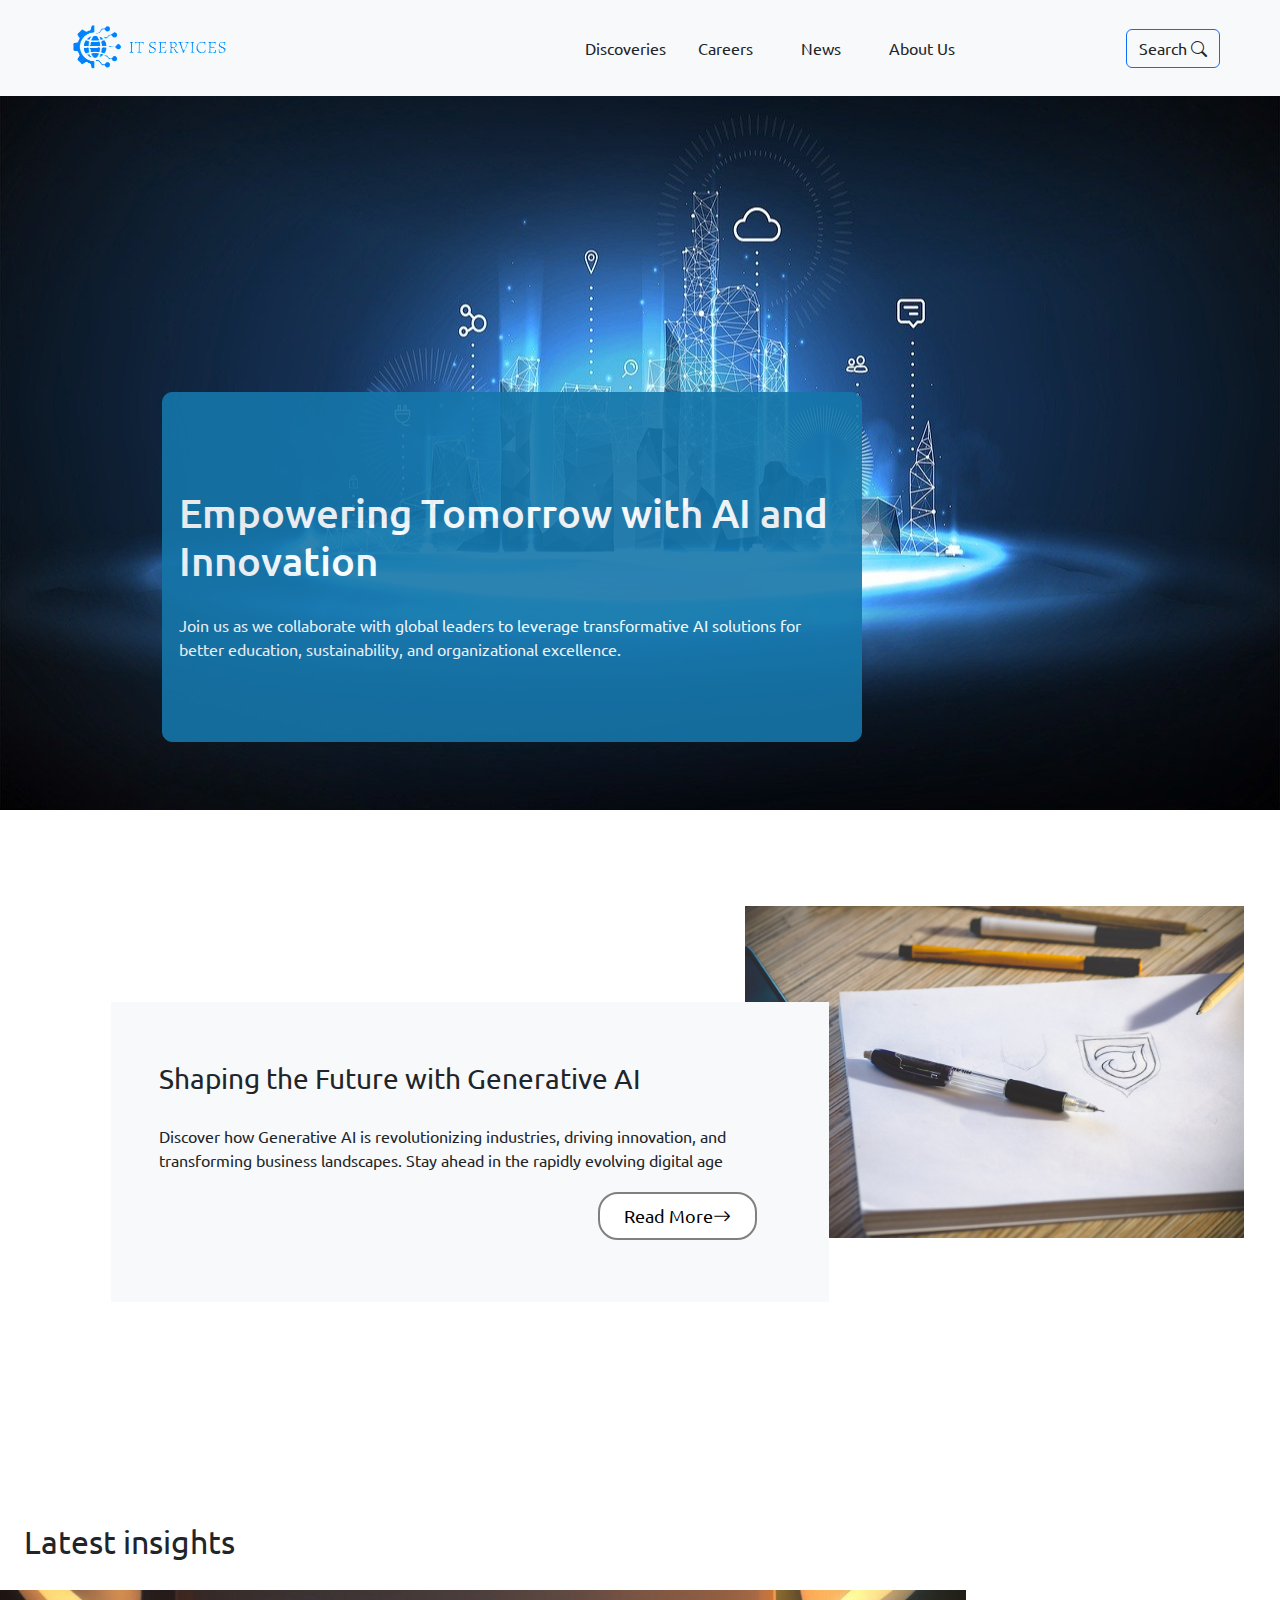
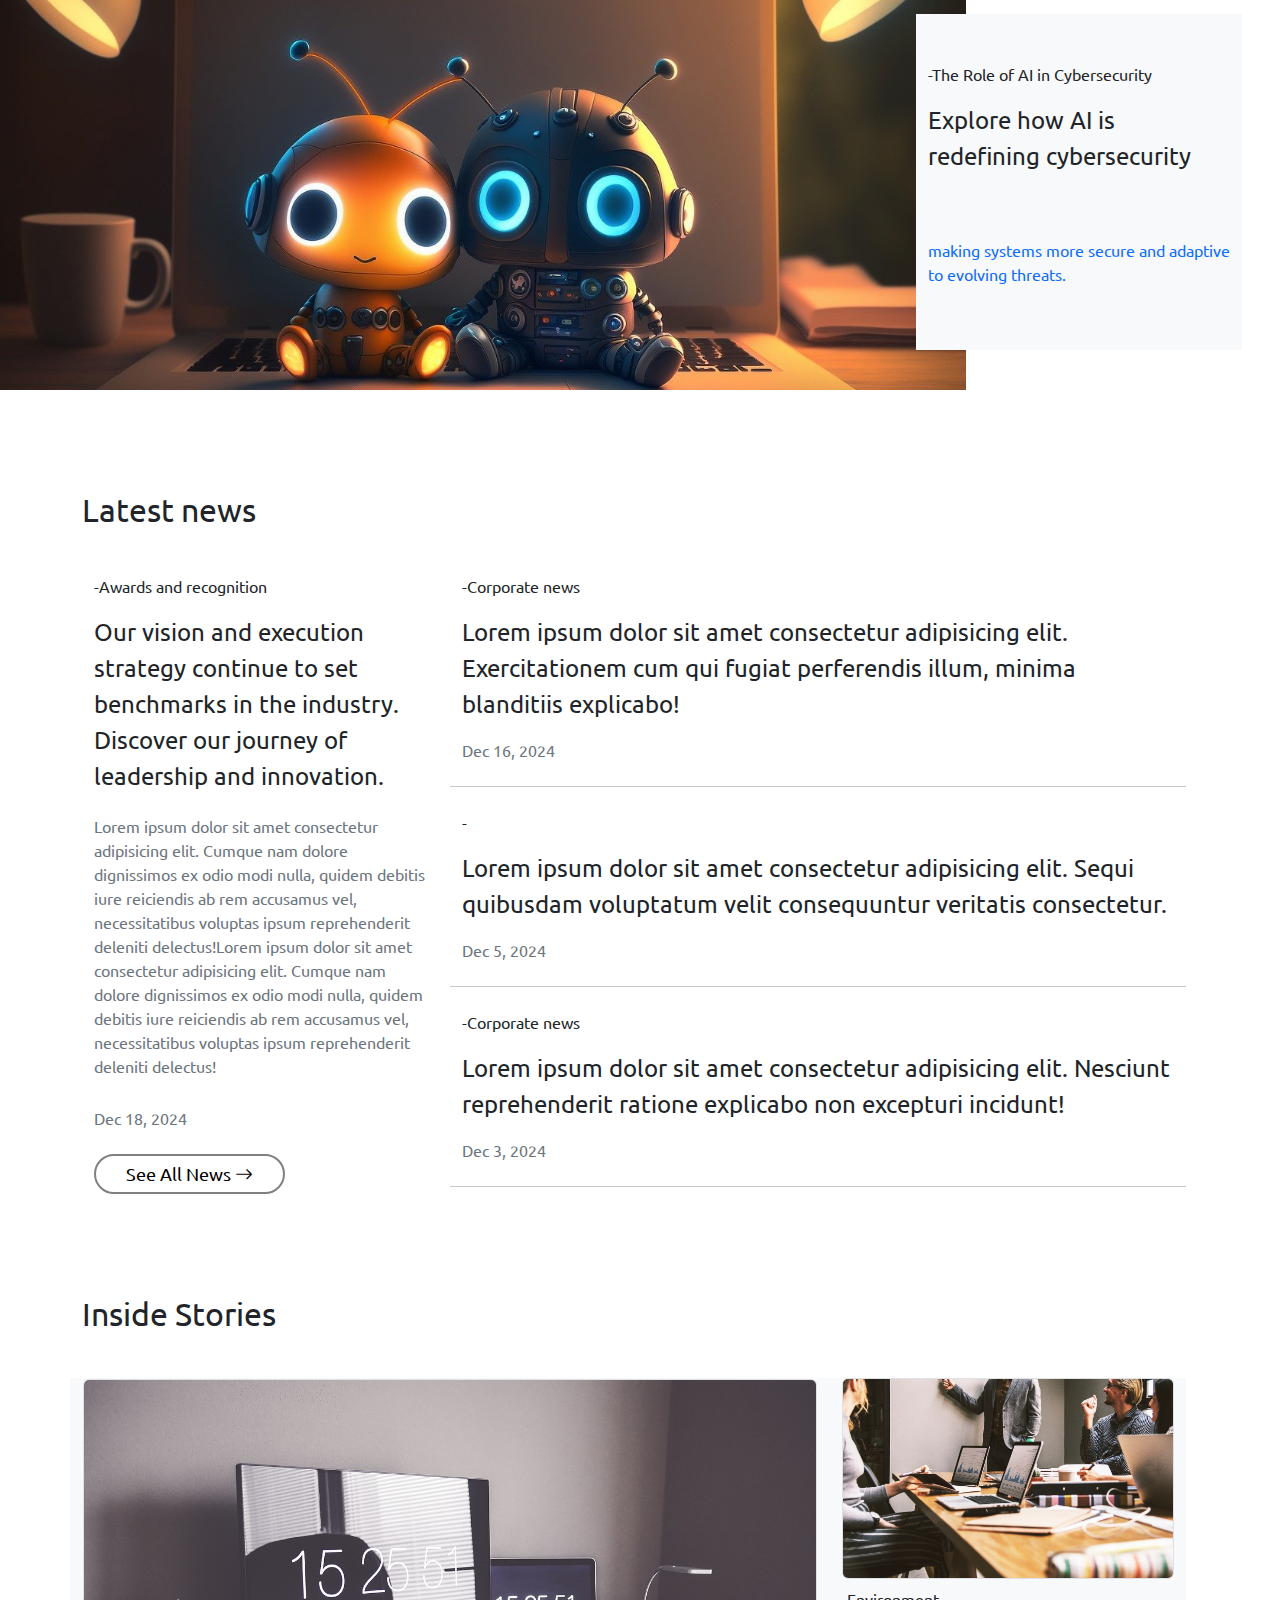
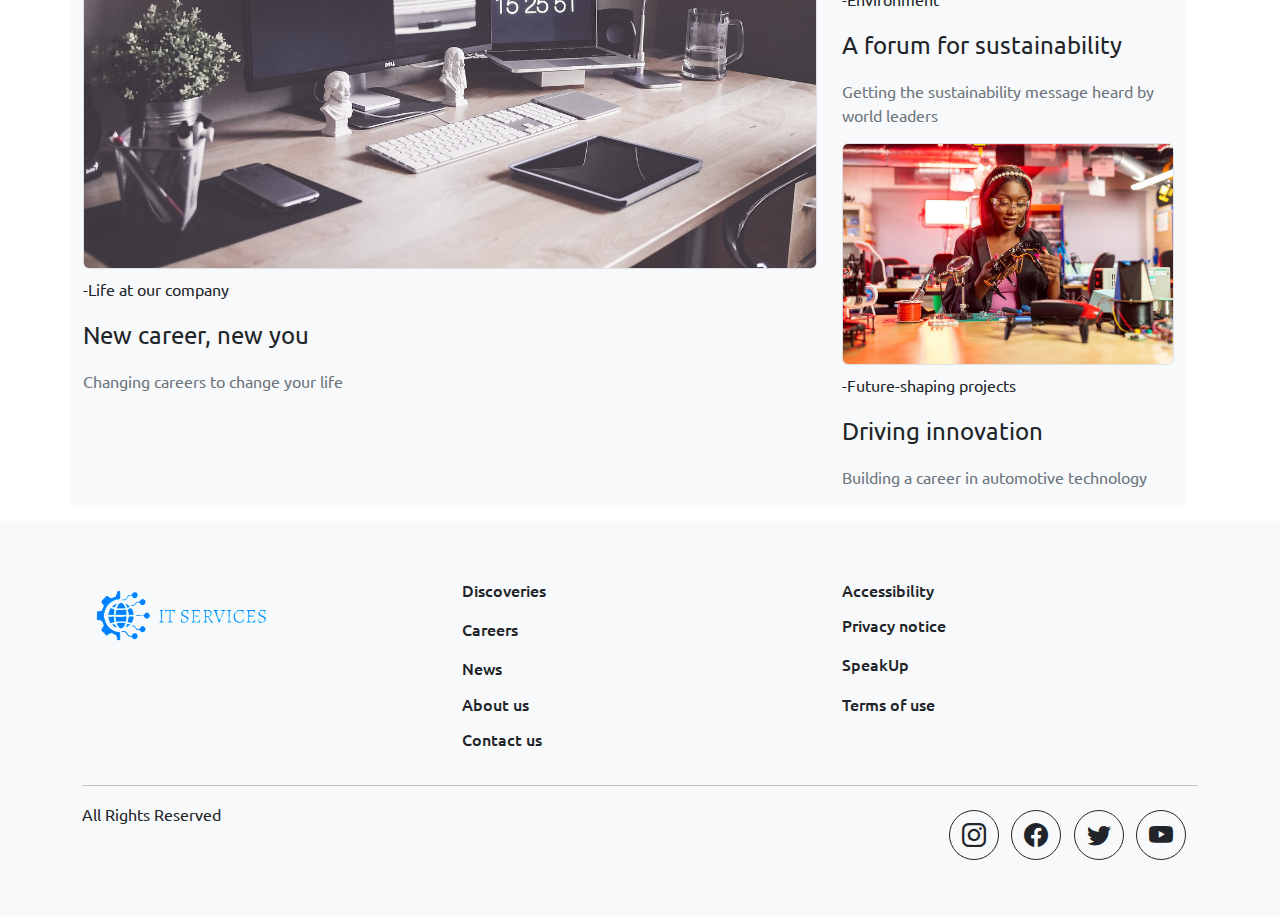
<file: index.html>
<!DOCTYPE html>
<html lang="en">
  <head>
    <meta charset="UTF-8" />
    <meta name="viewport" content="width=device-width, initial-scale=1.0" />
    <title>Document</title>
    <link rel="stylesheet" href="./Css/home.css" />
    <link
      rel="stylesheet"
      href="https://cdn.jsdelivr.net/npm/bootstrap@5.3.0/dist/css/bootstrap.min.css"
    />
    <link
      rel="stylesheet"
      href="https://cdn.jsdelivr.net/npm/bootstrap-icons@1.11.3/font/bootstrap-icons.min.css"
    />

    <link
      href="https://fonts.googleapis.com/css2?family=Ubuntu:wght@300;400;500&family=Ubuntu+Mono&display=swap"
      rel="stylesheet"
    />
  </head>
  <body>
<div>
     <!-- 1st navbar -->
    
     <nav class="navbar navbar-home navbar-expand-lg  px-md-5 bg-light fixed-top ">
      <div class="container-fluid ">
        <a class="navbar-brand text-start" href="#"><img src="./Images/logo.ex-color.png"  height="70px" width="180px"/></a>
        <button
          class="navbar-toggler bg-light "
          type="button"
          data-bs-toggle="collapse"
          data-bs-target="#navbarSupportedContent"
          aria-controls="navbarSupportedContent"
          aria-expanded="false"
          aria-label="Toggle navigation"
        >
          <span class="navbar-toggler-icon \"></span>
        </button>
        <div class="collapse navbar-collapse " id="navbarSupportedContent">
          <ul class="navbar-nav  me-auto mb-2 mb-lg-0 justify-content-end w-75">
            <li class="nav-item">
              <a class="nav-link active text-dark" aria-current="page" href="./Discoveries.html"
                >Discoveries</a
              >
            </li>
            <li class="nav-item">
              <a class="nav-link text-dark px-lg-4" href="./Careers.html">Careers</a>
            </li>
            <li class="nav-item">
              <a class="nav-link text-dark px-lg-4" href="./News.html">News</a>
            </li>
            <li class="nav-item">
              <a class="nav-link text-dark px-lg-4" href="./AboutUs.html">About Us</a>
            </li>
            
            <!-- <li class="nav-item dropdown">
                <a class="nav-link dropdown-toggle" href="#" role="button" data-bs-toge="dropdown" aria-expanded="false">
                  Dropdown
                </a>
                <ul class="dropdown-menu">
                  <li><a class="dropdown-item" href="#">Action</a></li>
                  <li><a class="dropdown-item" href="#">Another action</a></li>
                  <li><hr class="dropdown-divider"></li>
                  <li><a class="dropdown-item" href="#">Something else here</a></li>
                </ul>
              </li>
              <li class="nav-item">
                <a class="nav-link disabled" aria-disabled="true">Disabled</a>
              </li> -->
          </ul>
          
            <button class="btn btn-outline-primary text-dark " type="submit">
              Search <i class="bi bi-search text-dark"></i>
            </button>
        
        </div>
      </div>
    </nav>
    <div class="video-container ">
   
    <!-- 2nd navbar -->
   

    <!-- Hero section -->

   
      <!-- <video autoplay muted loop class="d-md-flex d-none">
        <source -->
       
        <!-- />
      </video> -->
      <!-- <img src="./Images/home1.jpg" class="img-banner"> -->
      <div class="text-overlay text-start px-md-3 py-sm-5 py-2 px-2">
        <h1 class="fs-1 pt-md-5 pb-md-1  text-effect" >Empowering Tomorrow with AI and Innovation</h1>
        <p class="fs-6 py-md-3 w-md-75 py-1">
          Join us as we collaborate with global leaders to leverage transformative AI solutions for better education, sustainability, and organizational excellence.
        </p>
      </div>
    </div>
<div class="hero-empty">

</div>
    
    <!-- 3rd section -->

      
     <div class="section-third py-5">
     <div class="container-fluid py-5"> 
        <div class="third row  py-md-5 ">
    
       <div class="py-md-5">
        <div class=" third-first  col-md-7 col-12 py-md-5  bg-light text-start px-md-5 ">
          <p class="fs-3 py-md-2  text-effect">Shaping the Future with Generative AI</p>
          <p class="fs-6 ">
            Discover how Generative AI is revolutionizing industries, driving innovation, and transforming business landscapes. Stay ahead in the rapidly evolving digital age
          </p>
          <div class="text-end px-md-4 py-md-1 ">
            <button class=" py-2 px-4 zoom-button">Read More<i class="bi-arrow-right"></i></button>

          </div>
        </div>
       </div>
    
      <div class="third-second  col-md-5 col-12">
        <img
          src="./Images/home-2nd.jpg"
          alt=""
          class="img-fluid "
        />
      </div>
    </div>
  </div>
</div>



<!-- 4th section -->

    <div class="section-four py-3">
      <p class="fs-2 ps-4 py-2 ">Latest insights</p>
<div class="row">
<div class="four-first col-md-9 ">
  <!-- <img src="./Images/Generative-AI-in-cybersecurity_2880X1800.jpg" class="img-fluid" > -->
</div >
<div class=" four-second col-md-3 bg-light h-25 mt-4">
<div class="py-5">
  <p>-The Role of AI in Cybersecurity</p>
  <p class="fs-4  text-effect">Explore how AI is redefining cybersecurity </p>

  <p class="text-primary pt-5">making systems more secure and adaptive to evolving threats.</p>
</div>
</div>
</div>
    </div>
 


    <!-- 5th section -->
     <div class="fifth py-5">
<div class="container py-2">
  <p class="py-4  fs-2">Latest news</p>
<div class="row">
<div class="col-md-4 px-md-4">
<p>-Awards and recognition</p>
<p class="fs-4 text-effect">Our vision and execution strategy continue to set benchmarks in the industry. Discover our journey of leadership and innovation.</p>
<p class="text-secondary py-1 ">Lorem ipsum dolor sit amet consectetur adipisicing elit. Cumque nam dolore dignissimos ex odio modi nulla, quidem debitis iure reiciendis ab rem accusamus vel, necessitatibus voluptas ipsum reprehenderit deleniti delectus!Lorem ipsum dolor sit amet consectetur adipisicing elit. Cumque nam dolore dignissimos ex odio modi nulla, quidem debitis iure reiciendis ab rem accusamus vel, necessitatibus voluptas ipsum reprehenderit deleniti delectus!</p>
<p class="text-secondary py-2">Dec 18, 2024</p>
<button class="zoom-button py-1 mb-3">See All News <i class="bi-arrow-right"></i></button>

</div>
<div class="col-md-8 row">
<div>
  <p>-Corporate news</p>
  <p class="fs-4  text-effect">Lorem ipsum dolor sit amet consectetur adipisicing elit. Exercitationem cum qui fugiat perferendis illum, minima blanditiis explicabo!</p>
  <p class="text-secondary" >Dec 16, 2024</p>
</div>
<hr>
<div>
<p>-</p>
<p class="fs-4  text-effect">Lorem ipsum dolor sit amet consectetur adipisicing elit. Sequi quibusdam voluptatum velit consequuntur veritatis consectetur.</p>
  <p class="text-secondary">Dec 5, 2024</p>
</div>
<hr>
<div>
  <p>-Corporate news</p>
  <p class="fs-4  text-effect">Lorem ipsum dolor sit amet consectetur adipisicing elit. Nesciunt reprehenderit ratione explicabo non excepturi incidunt!</p>
  <p class="text-secondary">Dec 3, 2024</p>
</div>
<hr>
</div>
<div></div>
</div>
</div>
     </div>


  

<!-- 6th section -->
<div class="sixth">
  <div class="container">
    <p class="py-4  fs-2">Inside Stories</p>
<div class="row">
<div class="col-lg-8 col-md-4 col-12 bg-light border border-light">
  <div>
    <img src="./Images/home-4th.jpg" class="img-fluid border border rounded ">
  </div>
    <p class="pt-2">-Life at our company</p>
<p class="fs-4  text-effect">New career, new you</p>
<p class="text-secondary">Changing careers to change your life</p>

</div>
<div class="col-md-8 row col-lg-4 col-12">
  <div class="col-md-6 col-lg-12 col-12  bg-light">
  <div>
    <img src="./Images/home-5th.jpg" class="img-fluid border border rounded ">
  </div>
    <p class="pt-2">-Environment</p>
<p class="fs-4  text-effect">A forum for sustainability</p>
<p class="text-secondary">Getting the sustainability message heard by world leaders</p>

</div>
<div class="col-md-6 col-lg-12 col-12  bg-light">
<div >
  <img src="./Images/home-6th.jpg" class="img-fluid border border rounded ">
</div>
  <p class="pt-2">-Future-shaping projects</p>
<p class="fs-4  text-effect">Driving innovation</p>
<p class="text-secondary">Building a career in automotive technology</p>

</div>
</div>

</div>


</div>
  </div>

















    <!-- footer -->
    <div class="footer bg-light mt-3">
      <div class="container  py-5">
      <div class="row">
      
      <div class="col-md-4 py-2">
      <img src="./Images/logo.ex-color.png " height="80px" width="200px">
      

      
      <!-- <img src="./Images/Logo_Capgemini_Engineering.svg" class="py-2"><br>
      <img src="./Images/Logo_Capgemini_Invent.svg" class="py-2"><br>
      <img src="./Images/Logo_Sogeti.svg" class="py-2"> -->
      
      </div>
      
      <div class="col-md-4 py-2">
        <h6 class="py-1"><a href="./Discoveries.html" class="text-decoration-none text-dark">Discoveries</a></h6>
        <h6 class="py-2"><a href="./Careers.html" class="text-decoration-none text-dark">Careers</a></h6>
        <h6 class="py-1"><a href="./News.html" class="text-decoration-none text-dark">News</a></h6>
        <h6 class="py-1"><a href="./AboutUs.html" class="text-decoration-none text-dark">About us</a></h6>
        <h6 class="py-1"><a href="#" class="text-decoration-none text-dark">Contact us</a></h6>
      
      </div>
      
      <div class="col-md-4 py-2">
        <h6 class="py-1"><a href="#" class="text-decoration-none text-dark">Accessibility</a></h6>
        <h6 class="py-1"><a href="#" class="text-decoration-none text-dark">Privacy notice</a></h6>
        <h6 class="py-2"><a href="#" class="text-decoration-none text-dark">SpeakUp</a></h6>
        <h6 class="py-1"><a href="#" class="text-decoration-none text-dark">Terms of use</a></h6>
      </div>
      
      </div>
      <hr>
      <div class="row">
        <div  class="col-md-6 ">
          <p>All Rights Reserved</p>
        </div>
        <div class="col-md-3">
      
        </div>
      <div class="col-md-3 d-flex justify-content-end justify-content-evenly ">
      
        <a href="#" class="btn btn-outline-dark my-2 rounded-circle"><i class="bi bi-instagram fs-4 pt-3"></i></a>
        <a href="#" class="btn btn-outline-dark my-2 rounded-circle"><i class="bi bi-facebook fs-4 pt-3"></i></a>
        <a href="#" class="btn btn-outline-dark my-2 rounded-circle"><i class="bi bi-twitter fs-4 pt-3"></i></a>
        <a href="#" class="btn btn-outline-dark  my-2 rounded-circle"><i class="bi bi-youtube fs-4 pt-3"></i></a>
       
      </div>
      </div>
      </div>
      </div>









<!-- footer -->


<script src="./javascript/script.js"></script>
    <script src="https://cdn.jsdelivr.net/npm/bootstrap@5.3.0/dist/js/bootstrap.bundle.min.js"></script>
  </body>
</html>
</file>
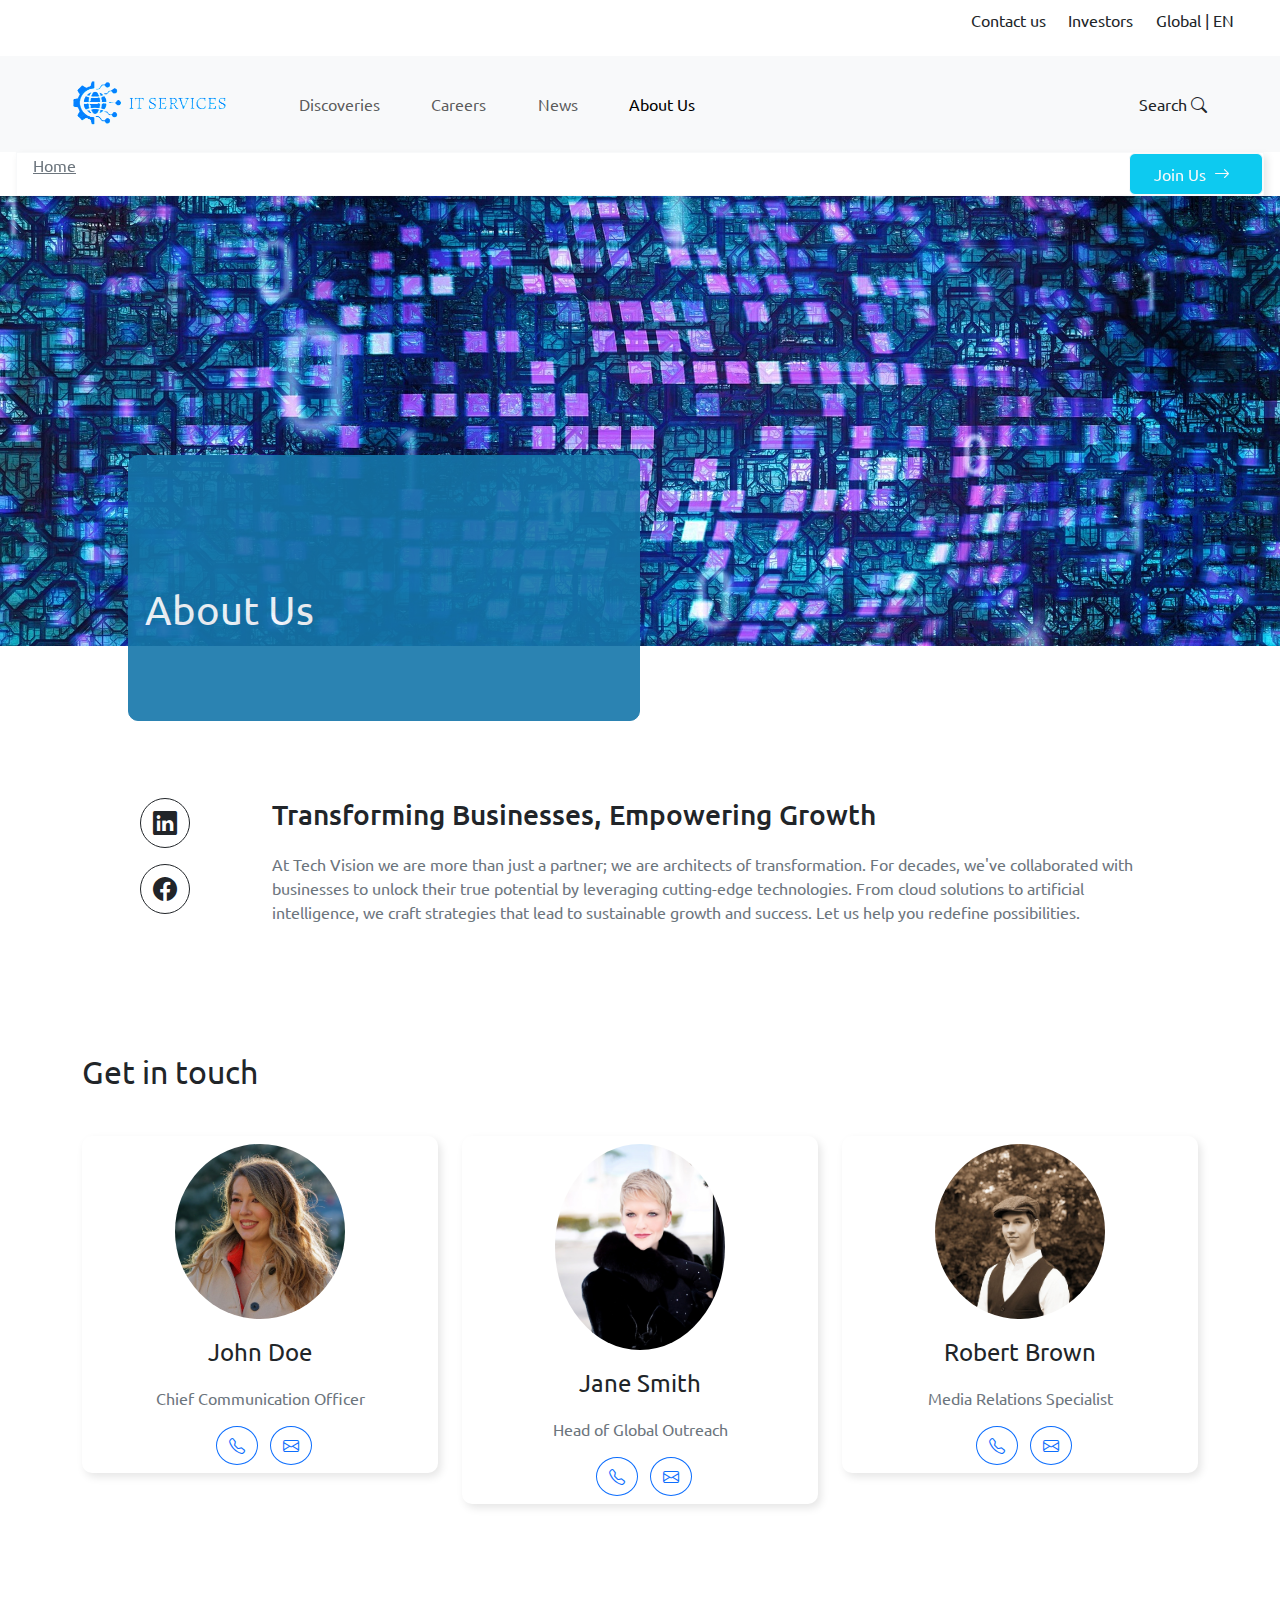
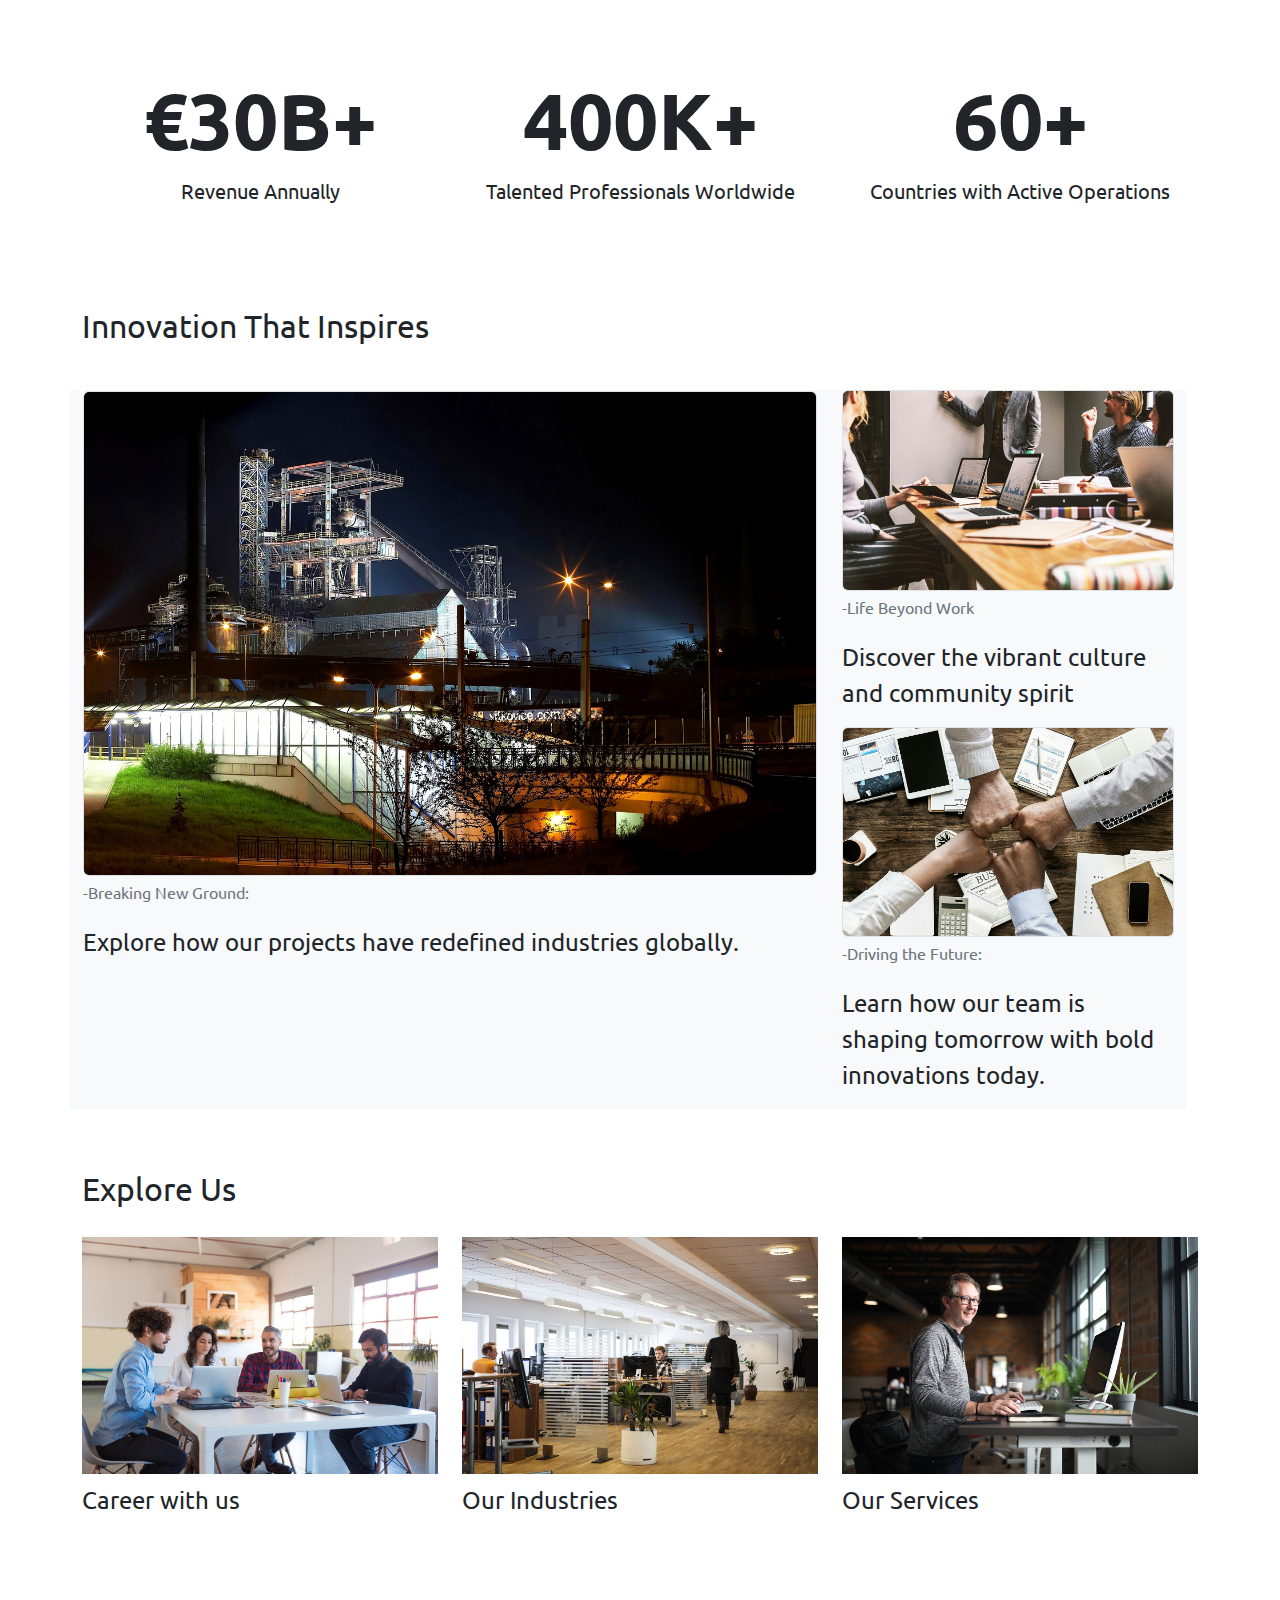
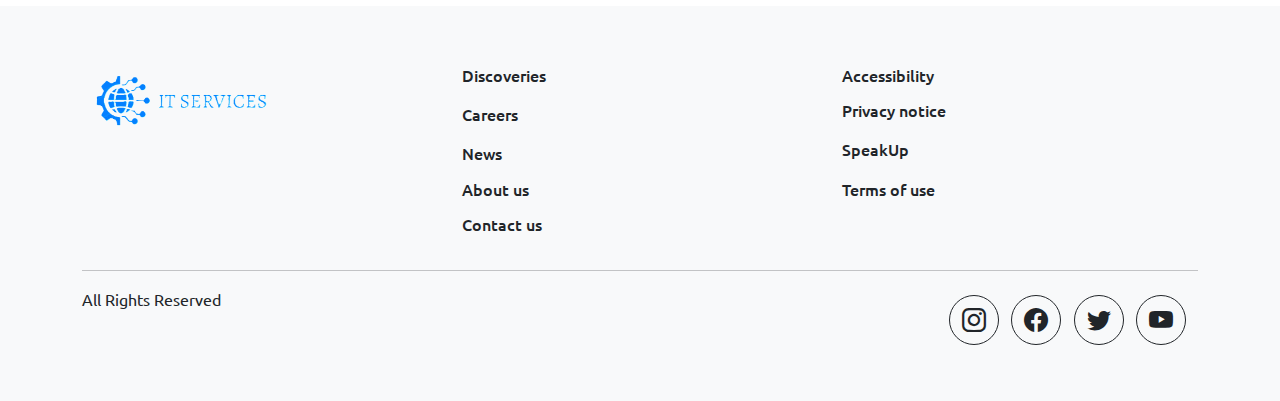
<file: AboutUs.html>
<!DOCTYPE html>
<html lang="en">
  <head>
    <meta charset="UTF-8" />
    <meta name="viewport" content="width=device-width, initial-scale=1.0" />
    <title>Document</title>
    <link rel="stylesheet" href="./Css/style.css" />
    <link
      rel="stylesheet"
      href="https://cdn.jsdelivr.net/npm/bootstrap@5.3.0/dist/css/bootstrap.min.css"
    />
    <link
      rel="stylesheet"
      href="https://cdn.jsdelivr.net/npm/bootstrap-icons@1.11.3/font/bootstrap-icons.min.css"
    />

    <link
      href="https://fonts.googleapis.com/css2?family=Ubuntu:wght@300;400;500&family=Ubuntu+Mono&display=swap"
      rel="stylesheet"
    />
  </head>
  <body>

     <!-- 1st navbar -->
     <div class="navbar d-lg-flex  d-none justify-content-end w-100 px-4 bg-transparent text-dark">
      <div class="d-flex w-25 justify-content-evenly">
        <p>Contact us</p>
        <p>Investors</p>
        <p>Global | EN</p>
      </div>
    </div>
   
    <!-- 2nd navbar -->
    <nav class="navbar navbar-expand-lg  px-md-5 bg-light text-dark ">
      <div class="container-fluid ">
        <a class="navbar-brand text-start" href="#"><img src="./Images/logo.ex-color.png"  height="70px" width="180px"/></a>

        <button
          class="navbar-toggler bg-light "
          type="button"
          data-bs-toggle="collapse"
          data-bs-target="#navbarSupportedContent"
          aria-controls="navbarSupportedContent"
          aria-expanded="false"
          aria-label="Toggle navigation"
        >
          <span class="navbar-toggler-icon \"></span>
        </button>
        <div class="collapse navbar-collapse " id="navbarSupportedContent">
            <ul class="navbar-nav  me-auto mb-2 mb-lg-0 justify-content-evenly w-50">
                <li class="nav-item">
                  <a class="nav-link" aria-current="page" href="./Discoveries.html"
                  >Discoveries</a
                  >
                </li>
                <li class="nav-item">
                  <a class="nav-link " href="./Careers.html">Careers</a>
                </li>
                <li class="nav-item">
                  <a class="nav-link " href="./News.html">News</a>
                </li>
                <li class="nav-item">
                  <a class="nav-link active" href="./AboutUs.html">About Us</a>
                </li>
               
                <!-- <li class="nav-item dropdown">
                    <a class="nav-link dropdown-toggle" href="#" role="button" data-bs-toggle="dropdown" aria-expanded="false">
                      Dropdown
                    </a>
                    <ul class="dropdown-menu">
                      <li><a class="dropdown-item" href="#">Action</a></li>
                      <li><a class="dropdown-item" href="#">Another action</a></li>
                      <li><hr class="dropdown-divider"></li>
                      <li><a class="dropdown-item" href="#">Something else here</a></li>
                    </ul>
                  </li>
                  <li class="nav-item">
                    <a class="nav-link disabled" aria-disabled="true">Disabled</a>
                  </li> -->
              </ul>
          
            <button class="btn btn-outline-transparent " type="submit">
              Search <i class="bi bi-search"></i>
            </button>
        
        </div>
      </div>
    </nav>

    <!-- fix nav -->
    <div class=" mx-3 border border-light home-fix d-flex justify-content-between">
      <p class="fs-6 ps-3"><a href="./index.html" class=" text-secondary  ">Home</a></p>
      <button class="btn btn-outline-light bg-info py-md-2 px-4 d-md-flex d-none"> Join Us<i class="bi-arrow-right px-2"></i></button>
     </div>

    <div class="about-banner">
    

     <div class="banner-about  "  >
     <!-- <div class=" mx-3 border border-light home-fix">
      <p class="fs-6 ps-3"><a href="./home.html" class=" text-secondary  ">Home</a></p>
     </div> -->
     
      <!-- <img src="./Images/UNESCO_GDSC_client_story_web_banner (1).png" class="img-banner"> -->
      <div class=" text-overlay-about text-start px-md-3 py-sm-5 py-2 px-2 mt-5 zoom-button">
        <h1 class="fs-1 pt-5 pb-md-1"></h1>
        <p class="fs-1 py-md-3 w-md-75 py-1">
        About Us
        </p>
      </div>
    </div>

    
    <!-- 3rd section -->
    
</div>


<!-- 3rd section -->
<div class="container-md py-5 mt-5 mt-5"> 
  <div class="row pt-5">

<div class="col-md-2 col-12 d-md-flex flex-md-column align-items-center   ">
  <a href="#" class="btn btn-outline-dark my-2 rounded-circle zoomable"><i class="bi bi-linkedin fs-4 pt-3"></i></a>
  <a href="#" class="btn btn-outline-dark my-2 rounded-circle"><i class="bi bi-facebook fs-4 pt-3"></i></a>
</div>

<div class="col-md-10">
<h1 class="fs-3 pe-5 py-2">Transforming Businesses, Empowering Growth</h1>
<p class="text-secondary fs-6 pe-5 py-1">At Tech Vision we are more than just a partner; we are architects of transformation. For decades, we've collaborated with businesses to unlock their true potential by leveraging cutting-edge technologies. From cloud solutions to artificial intelligence, we craft strategies that lead to sustainable growth and success. Let us help you redefine possibilities.</p>
</div>

  </div>
 </div>
      

 <!-- card section -->
 <div class="container py-5 mb-5">
  <p class="fs-2 py-2">Get in touch</p>
  <div class="row justify-content-center py-2">
    <div class="col-md-4 col-12 py-2">
      <div class="contact-card  py-2">
        <img src="./Images/ab1.jpg" alt=" " class="img-fluid img-card">
        <p class="fs-4">John Doe</p>
        <p class="text-secondary">Chief Communication Officer</p>
        <a href="#" class="btn btn-outline-primary mx-2"><i class="bi bi-telephone"></i></a>
        <a href="#" class="btn btn-outline-primary"><i class="bi bi-envelope"></i></a>
      </div>
    </div>
    <div class="col-md-4 col-12  py-2">
      <div class="contact-card  py-2">
        <img src="./Images/ab2.jpg" alt="" class="img-fluid img-card">
        <p class="fs-4">Jane Smith</p>
        <p class="text-secondary">Head of Global Outreach</p>
        <a href="#" class="btn btn-outline-primary mx-2"><i class="bi bi-telephone"></i></a>
        <a href="#" class="btn btn-outline-primary"><i class="bi bi-envelope"></i></a>
      </div>
    </div>
    <div class="col-md-4 col-12  py-2">
      <div class="contact-card  py-2">
        <img src="./Images/ab3.jpg" alt="" class="img-fluid img-card">
        <p class="fs-4">Robert Brown</p>
        <p class="text-secondary">Media Relations Specialist</p>
        <a href="#" class="btn btn-outline-primary mx-2"><i class="bi bi-telephone"></i></a>
        <a href="#" class="btn btn-outline-primary "><i class="bi bi-envelope"></i></a>
      </div>
    </div>
  </div>
</div>



     <!-- 4th section -->
      <div class="four-about py-5">
<div class="container ">
  <div class="row text-center">
<div class="col-md-4 col-12 py-2">
  <h1 class="display-1 fw-bold">€30B+</h1>
 
 <p class="fs-5">Revenue Annually</p> 
</div>
<div class="col-md-4 col-12 py-2">
  <h1 class="display-1 fw-bold">400K+ </h1>
  <p class="fs-5">Talented Professionals Worldwide</p> 
</div>
<div class="col-md-4 col-12 py-2">
  <h1 class="display-1 fw-bold">60+</h1>
  <p class="fs-5">Countries with Active Operations</p> 
</div>
  </div>

</div>
      </div>
    

    
 <!-- 5th section -->

<div class="sixth">
  <div class="container">
    <p class="py-4  fs-2">Innovation That Inspires</p>
<div class="row">
<div class="col-lg-8 col-md-4 col-12 bg-light border border-light ">
  <div>
    <img src="./Images/ab4.jpg" class="img-fluid border border rounded zoomable">
  </div>
    <!-- <p class="pt-2">-Life at Capgemini</p> -->

<p class="text-secondary py-1 ">-Breaking New Ground:</p>
<p class="fs-4 ">Explore how our projects have redefined industries globally.</p>

</div>

<div class="col-md-8 row col-lg-4 col-12">
  <div class="col-md-6 col-lg-12 col-12  bg-light">
  <div>
    <img src="./Images/ab5.jpg" class="img-fluid border border rounded zoomable">
  </div>

    <p class="text-secondary py-1 ">-Life Beyond Work </p>
    <p class="fs-4 ">  Discover the vibrant culture and community spirit</p>

</div>
<div class="col-md-6 col-lg-12 col-12  bg-light">
<div >
  <img src="./Images/ab6.jpg" class="img-fluid border border rounded zoomable">
</div>

  <p class="text-secondary py-1 ">-Driving the Future:</p>
  <p class="fs-4 ">Learn how our team is shaping tomorrow with bold innovations today.</p>

</div>
</div>

</div>


</div>
  </div>


   <!-- 6th section -->
   <div class="sixth-section py-5">
    <div class="container">
      <p class="fs-2 py-2">Explore Us</p>
    <div class="row">
    <div class="col-md-4 col-12">
    <img src="./Images/car3.jpg" class="img-fluid zoomable">
    <p  class="fs-4 py-2">Career with us</p>
    
    </div>
    <div class="col-md-4 col-12">
      <img src="./Images/car4.jpg" class="img-fluid zoomable">
      <p  class="fs-4 py-2">Our Industries</p>
      
      </div>
      <div class="col-md-4 col-12">
        <img src="./Images/car5.jpg" class="img-fluid zoomable">
        <p class="fs-4 py-2">Our Services</p>
        
        </div>
    </div>
    </div>
      </div>
        



  
    
        
<!-- footer -->
<div class="footer bg-light mt-3">
  <div class="container  py-5">
  <div class="row">
  
  <div class="col-md-4 py-2">
  <img src="./Images/logo.ex-color.png " height="80px" width="200px">
  

  
  <!-- <img src="./Images/Logo_Capgemini_Engineering.svg" class="py-2"><br>
  <img src="./Images/Logo_Capgemini_Invent.svg" class="py-2"><br>
  <img src="./Images/Logo_Sogeti.svg" class="py-2"> -->
  
  </div>
  
  <div class="col-md-4 py-2">
    <h6 class="py-1"><a href="./Discoveries.html" class="text-decoration-none text-dark">Discoveries</a></h6>
    <h6 class="py-2"><a href="./Careers.html" class="text-decoration-none text-dark">Careers</a></h6>
    <h6 class="py-1"><a href="./News.html" class="text-decoration-none text-dark">News</a></h6>
    <h6 class="py-1"><a href="./AboutUs.html" class="text-decoration-none text-dark">About us</a></h6>
    <h6 class="py-1"><a href="#" class="text-decoration-none text-dark">Contact us</a></h6>
  
  </div>
  
  <div class="col-md-4 py-2">
    <h6 class="py-1"><a href="#" class="text-decoration-none text-dark">Accessibility</a></h6>
    <h6 class="py-1"><a href="#" class="text-decoration-none text-dark">Privacy notice</a></h6>
    <h6 class="py-2"><a href="#" class="text-decoration-none text-dark">SpeakUp</a></h6>
    <h6 class="py-1"><a href="#" class="text-decoration-none text-dark">Terms of use</a></h6>
  </div>
  
  </div>
  <hr>
  <div class="row">
    <div  class="col-md-6 ">
      <p>All Rights Reserved</p>
    </div>
    <div class="col-md-3">
  
    </div>
  <div class="col-md-3 d-flex justify-content-end justify-content-evenly ">
  
    <a href="#" class="btn btn-outline-dark my-2 rounded-circle"><i class="bi bi-instagram fs-4 pt-3"></i></a>
    <a href="#" class="btn btn-outline-dark my-2 rounded-circle"><i class="bi bi-facebook fs-4 pt-3"></i></a>
    <a href="#" class="btn btn-outline-dark my-2 rounded-circle"><i class="bi bi-twitter fs-4 pt-3"></i></a>
    <a href="#" class="btn btn-outline-dark  my-2 rounded-circle"><i class="bi bi-youtube fs-4 pt-3"></i></a>
   
  </div>
  </div>
  </div>
  </div>









<!-- footer -->


<script src="./javascript/script.js"></script>
    <script src="https://cdn.jsdelivr.net/npm/bootstrap@5.3.0/dist/js/bootstrap.bundle.min.js"></script>
  </body>
</html>
</file>
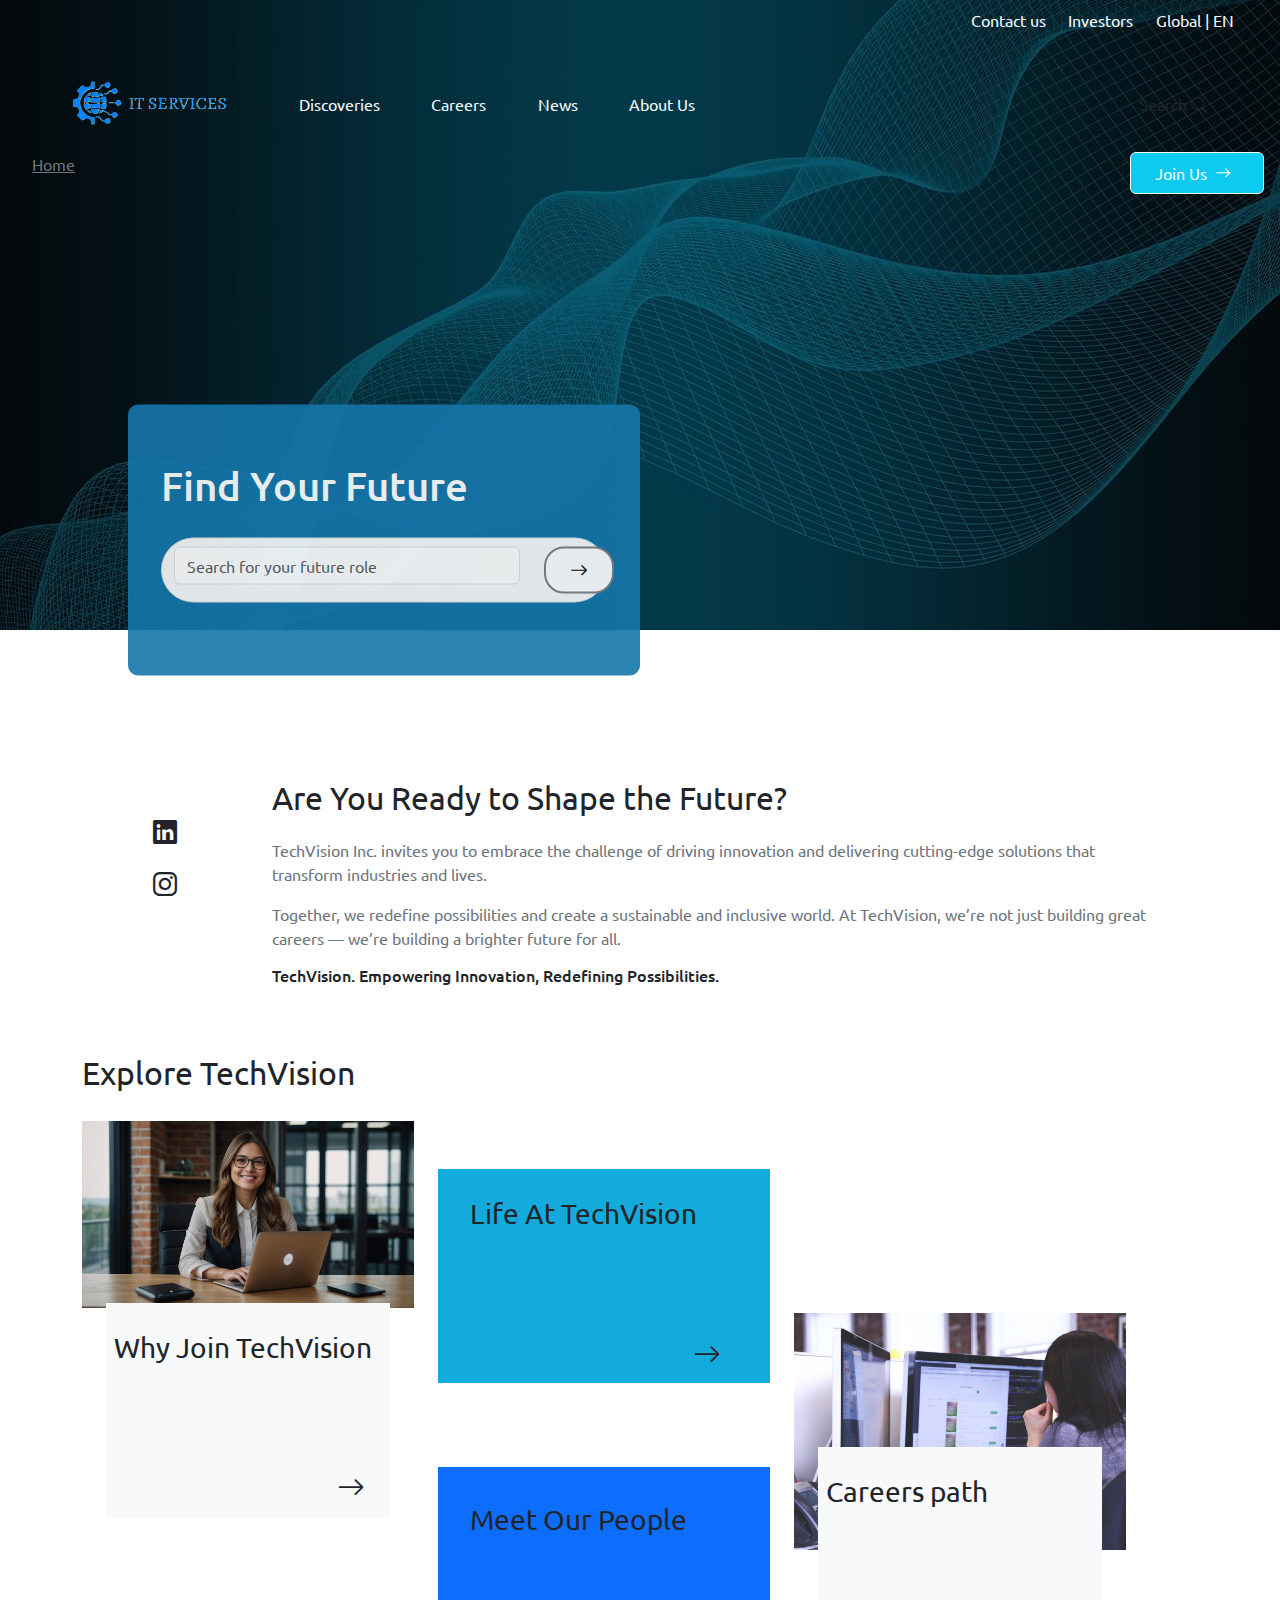
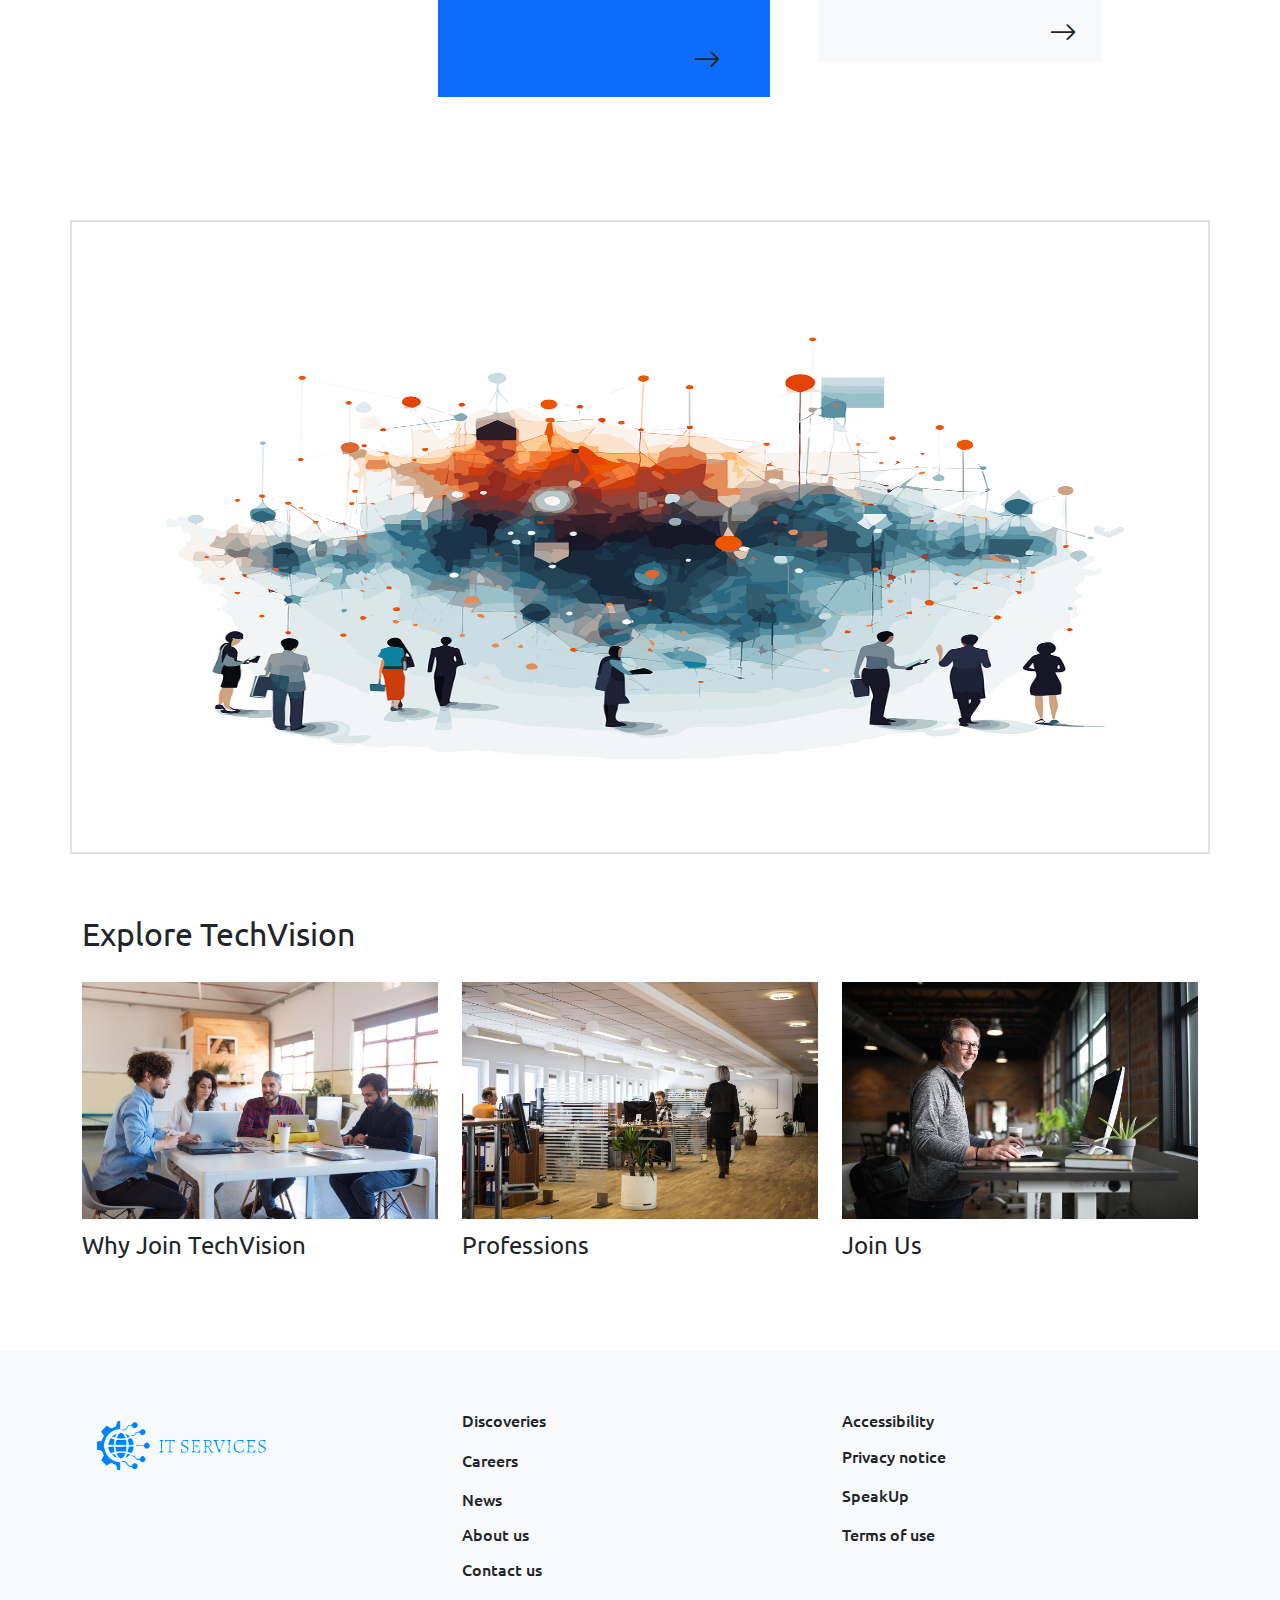
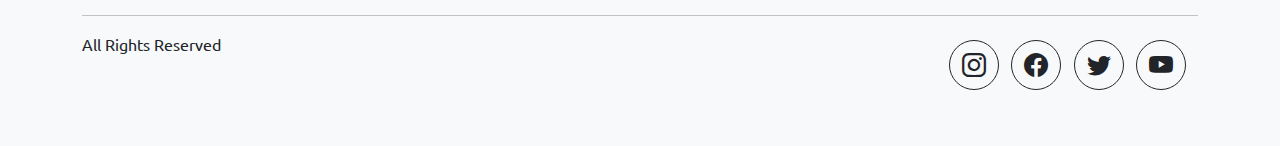
<file: Careers.html>
<!DOCTYPE html>
<html lang="en">
  <head>
    <meta charset="UTF-8" />
    <meta name="viewport" content="width=device-width, initial-scale=1.0" />
    <title>Document</title>
    <link rel="stylesheet" href="./Css/style.css" />
    <link
      rel="stylesheet"
      href="https://cdn.jsdelivr.net/npm/bootstrap@5.3.0/dist/css/bootstrap.min.css"
    />
    <link
      rel="stylesheet"
      href="https://cdn.jsdelivr.net/npm/bootstrap-icons@1.11.3/font/bootstrap-icons.min.css"
    />

    <link
      href="https://fonts.googleapis.com/css2?family=Ubuntu:wght@300;400;500&family=Ubuntu+Mono&display=swap"
      rel="stylesheet"
    />
  </head>
  <body>

 
    <div class="banner-career "  >
    
     <!-- 1st navbar -->
     <div class="navbar d-lg-flex  d-none justify-content-end w-100 px-4 bg-transparent text-dark">
      <div class="d-flex w-25 justify-content-evenly">
        <p class="text-light">Contact us</p>
        <p class="text-light">Investors</p>
        <p class="text-light">Global | EN</p>
      </div>
    </div>
   
    <!-- 2nd navbar -->
    <nav class="navbar navbar-expand-lg  px-md-5 bg-transparent text-dark ">
      <div class="container-fluid ">
        <a class="navbar-brand text-start" href="#"><img src="./Images/logo.ex-color.png"  height="70px" width="180px"/></a>

        <button
          class="navbar-toggler bg-light "
          type="button"
          data-bs-toggle="collapse"
          data-bs-target="#navbarSupportedContent"
          aria-controls="navbarSupportedContent"
          aria-expanded="false"
          aria-label="Toggle navigation"
        >
          <span class="navbar-toggler-icon \"></span>
        </button>
        <div class="collapse navbar-collapse " id="navbarSupportedContent">
            <ul class="navbar-nav  me-auto mb-2 mb-lg-0 justify-content-evenly w-50">
                <li class="nav-item">
                  <a class="nav-link text-light " aria-current="page" href="./Discoveries.html"
                  >Discoveries</a
                  >
                </li>
                <li class="nav-item">
                  <a class="nav-link active text-light" href="./Careers.html">Careers</a>
                </li>
                <li class="nav-item">
                  <a class="nav-link text-light" href="./News.html">News</a>
                </li>
                <li class="nav-item">
                  <a class="nav-link text-light " href="./AboutUs.html">About Us</a>
                </li>
               
                <!-- <li class="nav-item dropdown">
                    <a class="nav-link dropdown-toggle" href="#" role="button" data-bs-toggle="dropdown" aria-expanded="false">
                      Dropdown
                    </a>
                    <ul class="dropdown-menu">
                      <li><a class="dropdown-item" href="#">Action</a></li>
                      <li><a class="dropdown-item" href="#">Another action</a></li>
                      <li><hr class="dropdown-divider"></li>
                      <li><a class="dropdown-item" href="#">Something else here</a></li>
                    </ul>
                  </li>
                  <li class="nav-item">
                    <a class="nav-link disabled" aria-disabled="true">Disabled</a>
                  </li> -->
              </ul>
          
            <button class="btn btn-outline-transparent " type="submit">
              Search <i class="bi bi-search"></i>
            </button>
        
        </div>
      </div>
    </nav>
 

    <!-- Hero section -->
    <div class=" mx-3  d-flex justify-content-between">
      <p class="fs-6 ps-3"><a href="./index.html" class=" text-secondary  ">Home</a></p>
      <button class="btn btn-outline-light bg-info py-md-2 px-4 d-md-flex d-none"> Join Us<i class="bi-arrow-right px-2"></i></button>
     </div>

    <div class="about-banner ">
  
 
     
      <!-- <img src="./Images/UNESCO_GDSC_client_story_web_banner (1).png" class="img-banner"> -->
      <div class=" text-overlay-about text-start px-md-3 py-sm-5 py-2 px-2 ">
        <h1 class="fs-1 pt-2 pb-md-1 mx-3">Find Your Future</h1>
        <div class="row  bg-light border rounded-pill py-2 my-md-4 mx-3" >
     <div class="col-md-10 col-12">
      <input type="text" placeholder="Search for your future role" class="form-control ">
     </div>
     <div class="col-md-2 col-12">
       <button class="zoom-button py-md-2 px-4 d-md-flex d-none"> <i class="bi-arrow-right"></i></button>
      </div>
      </div>
   
        </p>
      </div>
    </div>
  </div>
  

    
    <!-- 3rd section -->
     <div class="container-md pt-5 mt-5 "> 
      <div class="row pt-5">

<div class="col-md-2  col-12 d-md-flex flex-md-column align-items-center py-4">
  <i class="bi bi-linkedin fs-4 pt-3 zoomable"></i>
  <i class="bi bi-instagram fs-4 pt-3 zoomable"></i>
</div>

<div class="col-md-10">
<p class="fs-2 pe-5 text-effect">
  Are You Ready to Shape the Future?</p>
<p class="text-secondary fs-6 pe-5">TechVision Inc. invites you to embrace the challenge of driving innovation and delivering cutting-edge solutions that transform industries and lives.</p>
<p class="text-secondary fs-6 pe-5">Together, we redefine possibilities and create a sustainable and inclusive world. At TechVision, we’re not just building great careers — we’re building a brighter future for all.</p>
<h6>TechVision. Empowering Innovation, Redefining Possibilities.</h6>
</div>

      </div>

     </div>

     <!-- 4th section -->
<div class="four-career py-5">
<div class="container col-md-11">
  <p class="fs-2 py-2">Explore TechVision</p>
  <div class="row">
    <div class="col-md-4 row">
      <div class="col-md-12">
      <img src="./Images/car7.png" class="img-fluid zoomable">
    </div>
    <div class="col-md-12 career-four1 ">
      <div class=" bg-light mx-4 ">
        <p class="py-4 px-2 fs-3 text-effect">Why Join TechVision</p>
        <div class=" d-flex justify-content-end pt-5">
          <button class="btn btn-outline-transparent rounded-pill py-md-2 px-4"> <i class="bi-arrow-right fs-3"></i></button>
         </div>
      </div>
    </div>
    </div>
<div class="col-md-4 row">
  <div class="col-md-12 pt-5 py-2 zoomable">
    <div class="col-md-12 career-div ">
      <div class="  mx-4 ">
        <p class="py-4 px-2 fs-3">Life At TechVision</p>
        <div class=" d-flex justify-content-end pt-5">
          <button class="btn btn-outline-transparent rounded-pill py-md-2 px-4"> <i class="bi-arrow-right fs-3"></i></button>
         </div>
      </div>
    </div>
</div>
<div class="col-md-12 ">
  <div class="col-md-12 bg-primary py-2 zoomable">
    <div class="  mx-4 ">
      <p class="py-4 px-2 fs-3 text-effect">Meet Our People</p>
      <div class=" d-flex justify-content-end pt-5">
        <button class="btn btn-outline-transparent rounded-pill py-md-2 px-4"> <i class="bi-arrow-right fs-3"></i></button>
       </div>
    </div>
  </div>
</div>
</div>
<div class="col-md-4 row pt-md-5 mt-md-5">
  <div class="col-md-12 pt-md-5  mt-md-5 py-2">
  <img src="./Images/car6.jpg" class="img-fluid zoomable">
</div>
<div class="col-md-12 career-four1 ">
  <div class=" bg-light mx-4 ">
    <p class="py-4 px-2 fs-3 text-effect">Careers path</p>
    <div class=" d-flex justify-content-end pt-5">
      <button class="btn btn-outline-transparent rounded-pill py-md-2 px-4"> <i class="bi-arrow-right fs-3"></i></button>
     </div>
  </div>
</div>
</div>

  </div>
</div>
</div>
      
     
<!-- 5th section -->
 <div class="fifth-career">
<div class="container border border-2">
<a href="#"><img src="./Images/car1.png" class="fifth-img"></a>
</div>
 </div>

 <!-- 6th section -->
  <div class="sixth-section py-5">
<div class="container">
  <p class="fs-2 py-2">Explore TechVision</p>
<div class="row">
<div class="col-md-4 col-12">
<img src="./Images/car3.jpg" class="img-fluid zoomable">
<p  class="fs-4 py-2 text-effect">Why Join TechVision</p>

</div>
<div class="col-md-4 col-12">
  <img src="./Images/car4.jpg" class="img-fluid zoomable">
  <p  class="fs-4 py-2 text-effect">Professions</p>
  
  </div>
  <div class="col-md-4 col-12">
    <img src="./Images/car5.jpg" class="img-fluid zoomable">
    <p class="fs-4 py-2 text-effect">Join Us</p>
    
    </div>
</div>
</div>
  </div>
    

    
 



  
    
        
<!-- footer -->
<div class="footer bg-light mt-3">
  <div class="container  py-5">
  <div class="row">
  
  <div class="col-md-4 py-2">
  <img src="./Images/logo.ex-color.png " height="80px" width="200px">
  

  
  <!-- <img src="./Images/Logo_Capgemini_Engineering.svg" class="py-2"><br>
  <img src="./Images/Logo_Capgemini_Invent.svg" class="py-2"><br>
  <img src="./Images/Logo_Sogeti.svg" class="py-2"> -->
  
  </div>
  
  <div class="col-md-4 py-2">
    <h6 class="py-1"><a href="./Discoveries.html" class="text-decoration-none text-dark">Discoveries</a></h6>
    <h6 class="py-2"><a href="./Careers.html" class="text-decoration-none text-dark">Careers</a></h6>
    <h6 class="py-1"><a href="./News.html" class="text-decoration-none text-dark">News</a></h6>
    <h6 class="py-1"><a href="./AboutUs.html" class="text-decoration-none text-dark">About us</a></h6>
    <h6 class="py-1"><a href="#" class="text-decoration-none text-dark">Contact us</a></h6>
  
  </div>
  
  <div class="col-md-4 py-2">
    <h6 class="py-1"><a href="#" class="text-decoration-none text-dark">Accessibility</a></h6>
    <h6 class="py-1"><a href="#" class="text-decoration-none text-dark">Privacy notice</a></h6>
    <h6 class="py-2"><a href="#" class="text-decoration-none text-dark">SpeakUp</a></h6>
    <h6 class="py-1"><a href="#" class="text-decoration-none text-dark">Terms of use</a></h6>
  </div>
  
  </div>
  <hr>
  <div class="row">
    <div  class="col-md-6 ">
      <p>All Rights Reserved</p>
    </div>
    <div class="col-md-3">
  
    </div>
  <div class="col-md-3 d-flex justify-content-end justify-content-evenly ">
  
    <a href="#" class="btn btn-outline-dark my-2 rounded-circle"><i class="bi bi-instagram fs-4 pt-3"></i></a>
    <a href="#" class="btn btn-outline-dark my-2 rounded-circle"><i class="bi bi-facebook fs-4 pt-3"></i></a>
    <a href="#" class="btn btn-outline-dark my-2 rounded-circle"><i class="bi bi-twitter fs-4 pt-3"></i></a>
    <a href="#" class="btn btn-outline-dark  my-2 rounded-circle"><i class="bi bi-youtube fs-4 pt-3"></i></a>
   
  </div>
  </div>
  </div>
  </div>









<!-- footer -->

<script src="./javascript/script.js"></script>

    <script src="https://cdn.jsdelivr.net/npm/bootstrap@5.3.0/dist/js/bootstrap.bundle.min.js"></script>
  </body>
</html>
</file>
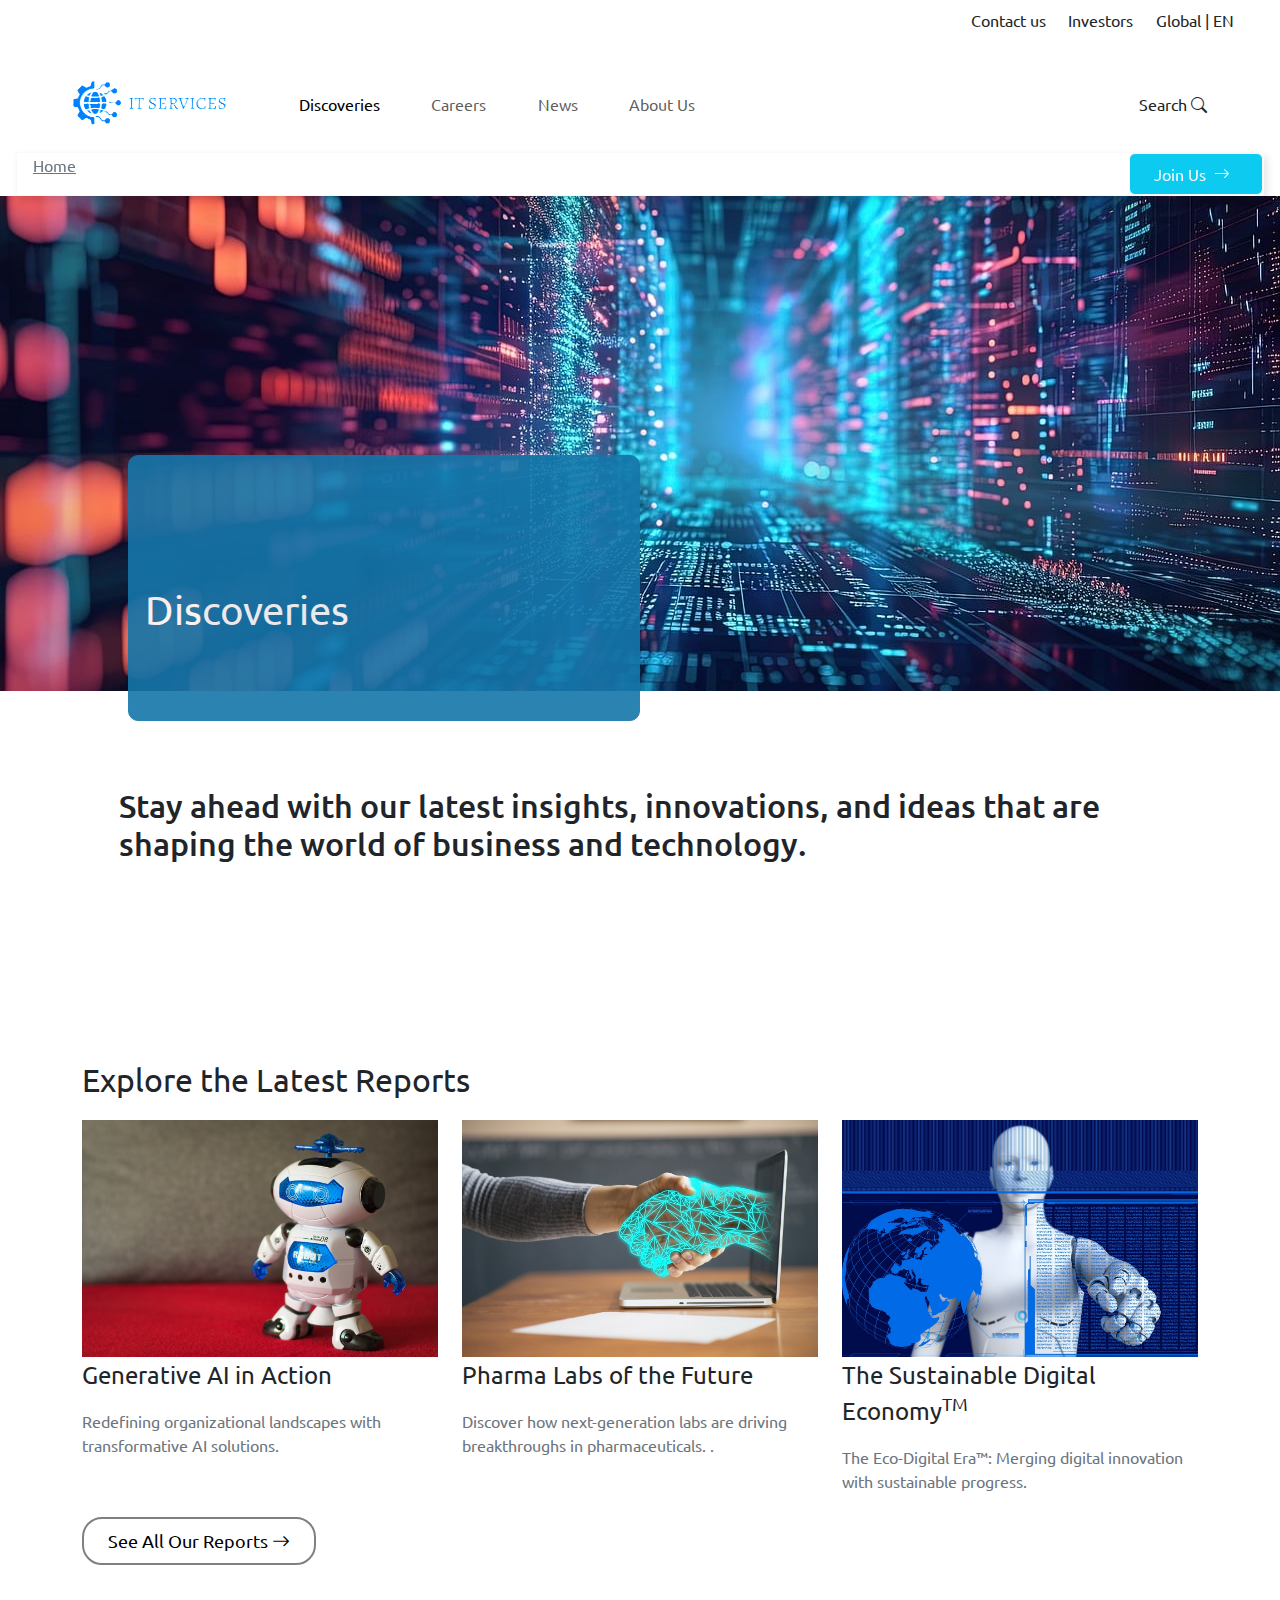
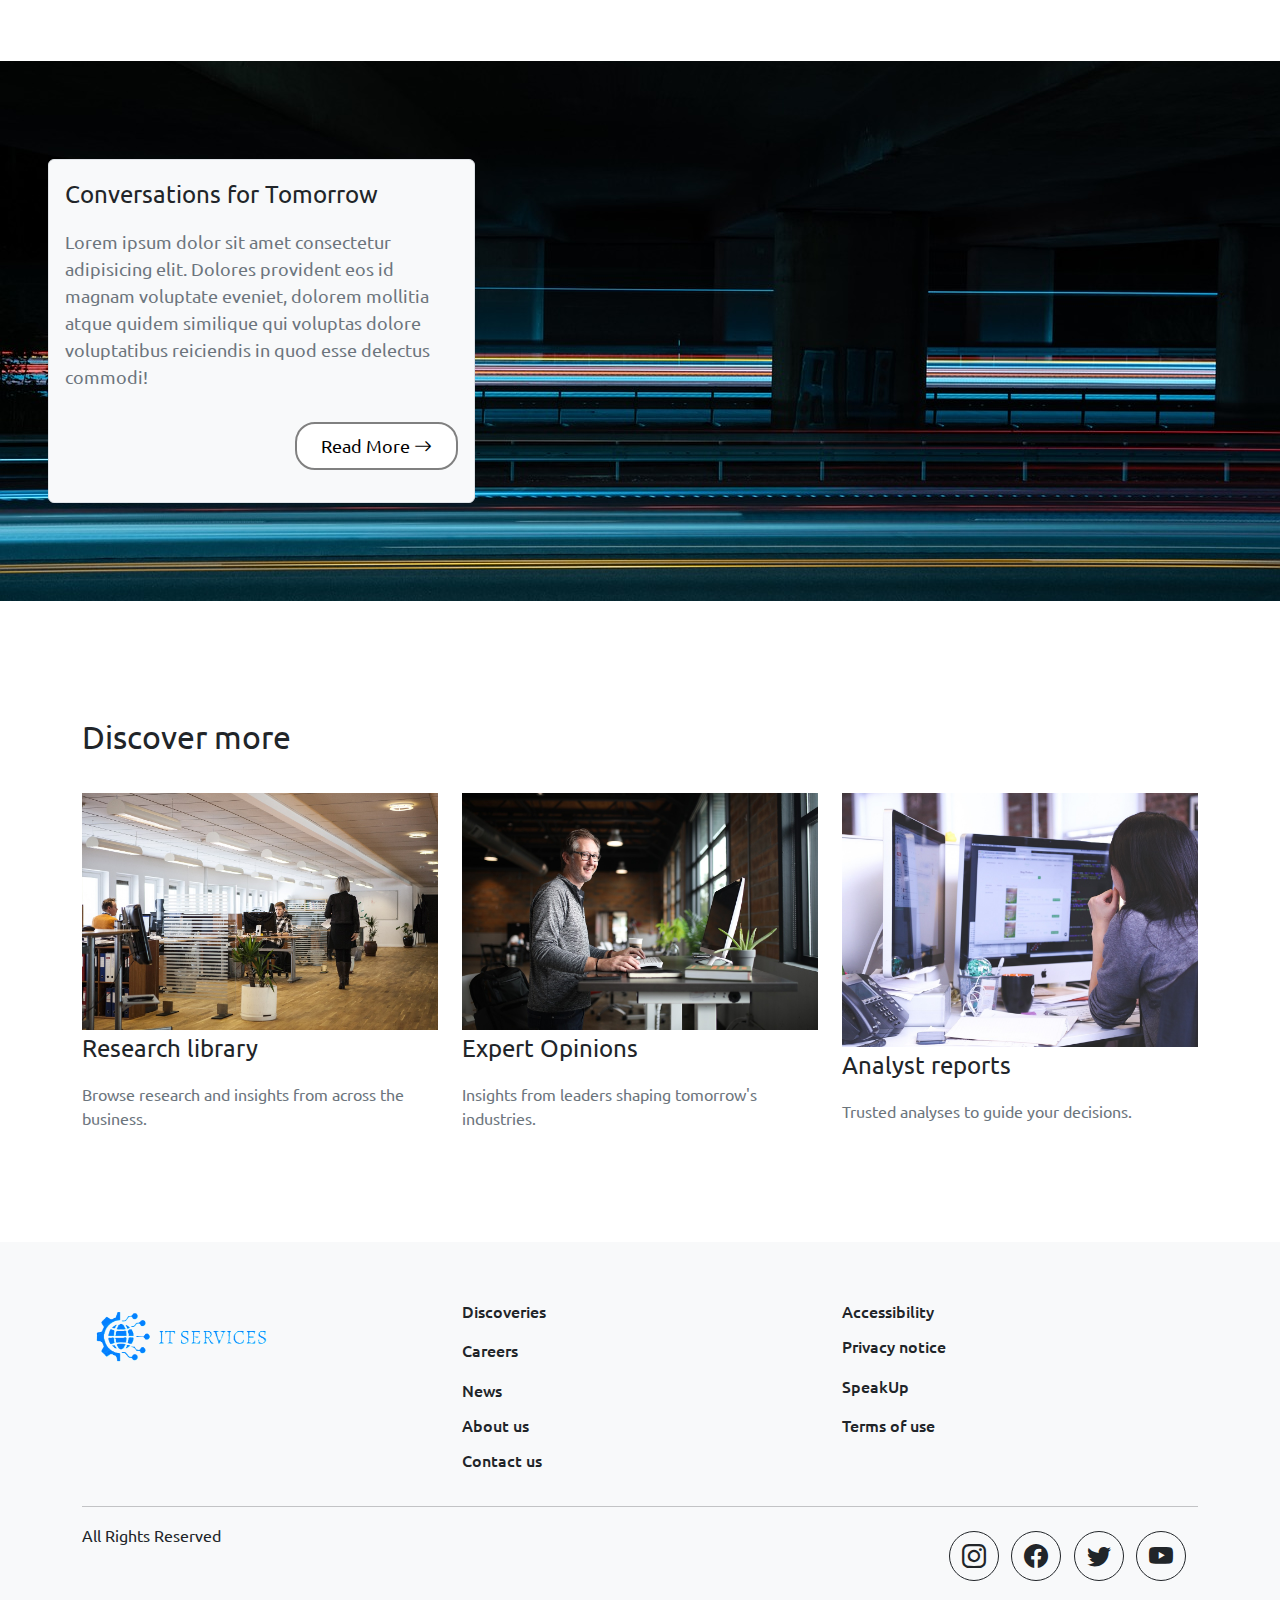
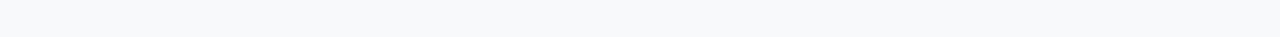
<file: Discoveries.html>
<!DOCTYPE html>
<html lang="en">
  <head>
    <meta charset="UTF-8" />
    <meta name="viewport" content="width=device-width, initial-scale=1.0" />
    <title>Document</title>
    <link rel="stylesheet" href="./Css/style.css" />
    <link
      rel="stylesheet"
      href="https://cdn.jsdelivr.net/npm/bootstrap@5.3.0/dist/css/bootstrap.min.css"
    />
    <link
      rel="stylesheet"
      href="https://cdn.jsdelivr.net/npm/bootstrap-icons@1.11.3/font/bootstrap-icons.min.css"
    />

    <link
      href="https://fonts.googleapis.com/css2?family=Ubuntu:wght@300;400;500&family=Ubuntu+Mono&display=swap"
      rel="stylesheet"
    />
  </head>
  <body>

     <!-- 1st navbar -->
     <div class="navbar d-lg-flex  d-none justify-content-end w-100 px-4 bg-transparent text-dark">
      <div class="d-flex w-25 justify-content-evenly">
        <p>Contact us</p>
        <p>Investors</p>
        <p>Global | EN</p>
      </div>
    </div>
   
    <!-- 2nd navbar -->
    <nav class="navbar navbar-expand-lg  px-md-5  text-dark ">
      <div class="container-fluid ">
        <a class="navbar-brand text-start" href="#"><img src="./Images/logo.ex-color.png"  height="70px" width="180px"/></a>
      
        <button
          class="navbar-toggler bg-light "
          type="button"
          data-bs-toggle="collapse"
          data-bs-target="#navbarSupportedContent"
          aria-controls="navbarSupportedContent"
          aria-expanded="false"
          aria-label="Toggle navigation"
        >
          <span class="navbar-toggler-icon \"></span>
        </button>
        <div class="collapse navbar-collapse " id="navbarSupportedContent">
            <ul class="navbar-nav  me-auto mb-2 mb-lg-0 justify-content-evenly w-50">


              
                <li class="nav-item">
                  <a class="nav-link active " aria-current="page" href="./Discoveries.html"
                    >Discoveries</a
                  >
                </li>
                <li class="nav-item">
                  <a class="nav-link " href="./Careers.html">Careers</a>
                </li>
                <li class="nav-item">
                  <a class="nav-link " href="./News.html">News</a>
                </li>
                <li class="nav-item">
                  <a class="nav-link " href="./AboutUs.html">About Us</a>
                </li>
               
                <!-- <li class="nav-item dropdown">
                    <a class="nav-link dropdown-toggle" href="#" role="button" data-bs-toggle="dropdown" aria-expanded="false">
                      Dropdown
                    </a>
                    <ul class="dropdown-menu">
                      <li><a class="dropdown-item" href="#">Action</a></li>
                      <li><a class="dropdown-item" href="#">Another action</a></li>
                      <li><hr class="dropdown-divider"></li>
                      <li><a class="dropdown-item" href="#">Something else here</a></li>
                    </ul>
                  </li>
                  <li class="nav-item">
                    <a class="nav-link disabled" aria-disabled="true">Disabled</a>
                  </li> -->
              </ul>
          
            <button class="btn btn-outline-transparent " type="submit">
              Search <i class="bi bi-search"></i>
            </button>
        
        </div>
      </div>
    </nav>

    <!-- Hero section -->
    <div class=" mx-3 border border-light home-fix d-flex justify-content-between">
      <p class="fs-6 ps-3"><a href="./index.html" class=" text-secondary  ">Home</a></p>
      <button class="btn btn-outline-light bg-info py-md-2 px-4 d-md-flex d-none"> Join Us<i class="bi-arrow-right px-2"></i></button>
     </div>
    <div class="about-banner ">
 
     <div class="banner-insights  "  >
     
    
     
      <!-- <img src="./Images/UNESCO_GDSC_client_story_web_banner (1).png" class="img-banner"> -->
      <div class=" text-overlay-about text-start px-md-3 py-sm-5 py-2 px-2 mt-5">
        <h1 class="fs-1 pt-5 pb-md-1"></h1>
        <p class="fs-1 py-md-3 w-md-75 py-1">
          Discoveries
        </p>
      </div>
    </div>

    
<!-- 3rd section -->
      
<div class="container col-md-10 py-5">
  <h1 class="py-5 fs-2 pe-md-5 ">Stay ahead with our latest insights, innovations, and ideas that are shaping the world of business and technology.</h1>
</div>
     
    

    
 
<!-- 4th section -->
 <div class="four-insights my-5 py-3">
<div class="container py-4">
  <p  class="fs-2">Explore the Latest Reports</p>
<div class="row">
<div class="col-md-4 col-12">
<img src="./Images/dis1.jpg "class="img-fluid zoomable">
<p class="fs-4 text-effect">Generative AI in Action
</p>
<p class="text-secondary">Redefining organizational landscapes with transformative AI solutions.</p>
</div>
<div class="col-md-4 col-12">
  <img src="./Images/disc2.jpg" class="img-fluid zoomable">
  <p class="fs-4 text-effect"> Pharma Labs of the Future</p>
  <p class="text-secondary">Discover how next-generation labs are driving breakthroughs in pharmaceuticals.

    .</p>

</div>
<div class="col-md-4 col-12">
  <img src="./Images/disc3.jpg" class="img-fluid zoomable">
  <p class="fs-4 text-effect">The Sustainable Digital Economy<sup>TM</sup></p>
  <p class="text-secondary">The Eco-Digital Era™: Merging digital innovation with sustainable progress.</p>

</div>
</div>
<button class="zoom-button py-2 px-4 my-2">See All Our Reports <i class="bi-arrow-right"></i></button>
</div>
 </div>


  <!-- 5th section -->
   <div class="fifth-insights d-flex flex-column justify-content-center align-items-start">

  <div class="bg-light container col-md-4 col-11 ms-md-5 py-3 px-3 border border text-dark rounded zoom-button">
    <p class="fs-4"> Conversations for Tomorrow</p>
    <p class="text-secondary">Lorem ipsum dolor sit amet consectetur adipisicing elit. Dolores provident eos id magnam voluptate eveniet, dolorem mollitia atque quidem similique qui voluptas dolore voluptatibus reiciendis in quod esse delectus commodi!</p>
   <div class="d-flex justify-content-end py-2">
    <button class="zoom-button py-md-2 px-4 my-md-2">Read More <i class="bi-arrow-right"></i></button>
   </div>

</div>
   </div>


    <!-- 6th section -->
     <div class="sixth-insights py-5 my-5">
  
      <div class="container">
        <p class="fs-2 py-3">Discover more</p>
        <div class="row">
<div class="col-md-4 col-12">
<img src="./Images/car4.jpg" class="img-fluid zoomable">
 
<p class="fs-4 text-effect"> Research library</p>
<p class="text-secondary">Browse research and insights from across the business.</p>
</div>
<div class="col-md-4 col-12">
  <img src="./Images/car5.jpg" class="img-fluid zoomable">

  <p class="fs-4 text-effect">Expert Opinions</p>
  <p class="text-secondary"> Insights from leaders shaping tomorrow's industries.</p>
  </div>
  <div class="col-md-4 col-12">
    <img src="./Images/car6.jpg" class="img-fluid zoomable">

    <p class="fs-4 text-effect">  Analyst reports</p>
    <p class="text-secondary">Trusted analyses to guide your decisions.</p>
    </div>
        </div>
      </div>

     </div>


        
<!-- footer -->
<div class="footer bg-light mt-3">
  <div class="container  py-5">
  <div class="row">
  
  <div class="col-md-4 py-2">
  <img src="./Images/logo.ex-color.png " height="80px" width="200px">
  

  
  <!-- <img src="./Images/Logo_Capgemini_Engineering.svg" class="py-2"><br>
  <img src="./Images/Logo_Capgemini_Invent.svg" class="py-2"><br>
  <img src="./Images/Logo_Sogeti.svg" class="py-2"> -->
  
  </div>
  
  <div class="col-md-4 py-2">
    <h6 class="py-1"><a href="./Discoveries.html" class="text-decoration-none text-dark">Discoveries</a></h6>
    <h6 class="py-2"><a href="./Careers.html" class="text-decoration-none text-dark">Careers</a></h6>
    <h6 class="py-1"><a href="./News.html" class="text-decoration-none text-dark">News</a></h6>
    <h6 class="py-1"><a href="./AboutUs.html" class="text-decoration-none text-dark">About us</a></h6>
    <h6 class="py-1"><a href="#" class="text-decoration-none text-dark">Contact us</a></h6>
  
  </div>
  
  <div class="col-md-4 py-2">
    <h6 class="py-1"><a href="#" class="text-decoration-none text-dark">Accessibility</a></h6>
    <h6 class="py-1"><a href="#" class="text-decoration-none text-dark">Privacy notice</a></h6>
    <h6 class="py-2"><a href="#" class="text-decoration-none text-dark">SpeakUp</a></h6>
    <h6 class="py-1"><a href="#" class="text-decoration-none text-dark">Terms of use</a></h6>
  </div>
  
  </div>
  <hr>
  <div class="row">
    <div  class="col-md-6 ">
      <p>All Rights Reserved</p>
    </div>
    <div class="col-md-3">
  
    </div>
  <div class="col-md-3 d-flex justify-content-end justify-content-evenly ">
  
    <a href="#" class="btn btn-outline-dark my-2 rounded-circle"><i class="bi bi-instagram fs-4 pt-3"></i></a>
    <a href="#" class="btn btn-outline-dark my-2 rounded-circle"><i class="bi bi-facebook fs-4 pt-3"></i></a>
    <a href="#" class="btn btn-outline-dark my-2 rounded-circle"><i class="bi bi-twitter fs-4 pt-3"></i></a>
    <a href="#" class="btn btn-outline-dark  my-2 rounded-circle"><i class="bi bi-youtube fs-4 pt-3"></i></a>
   
  </div>
  </div>
  </div>
  </div>








<!-- footer -->


<script src="./javascript/script.js"></script>
    <script src="https://cdn.jsdelivr.net/npm/bootstrap@5.3.0/dist/js/bootstrap.bundle.min.js"></script>
  </body>
</html>
</file>
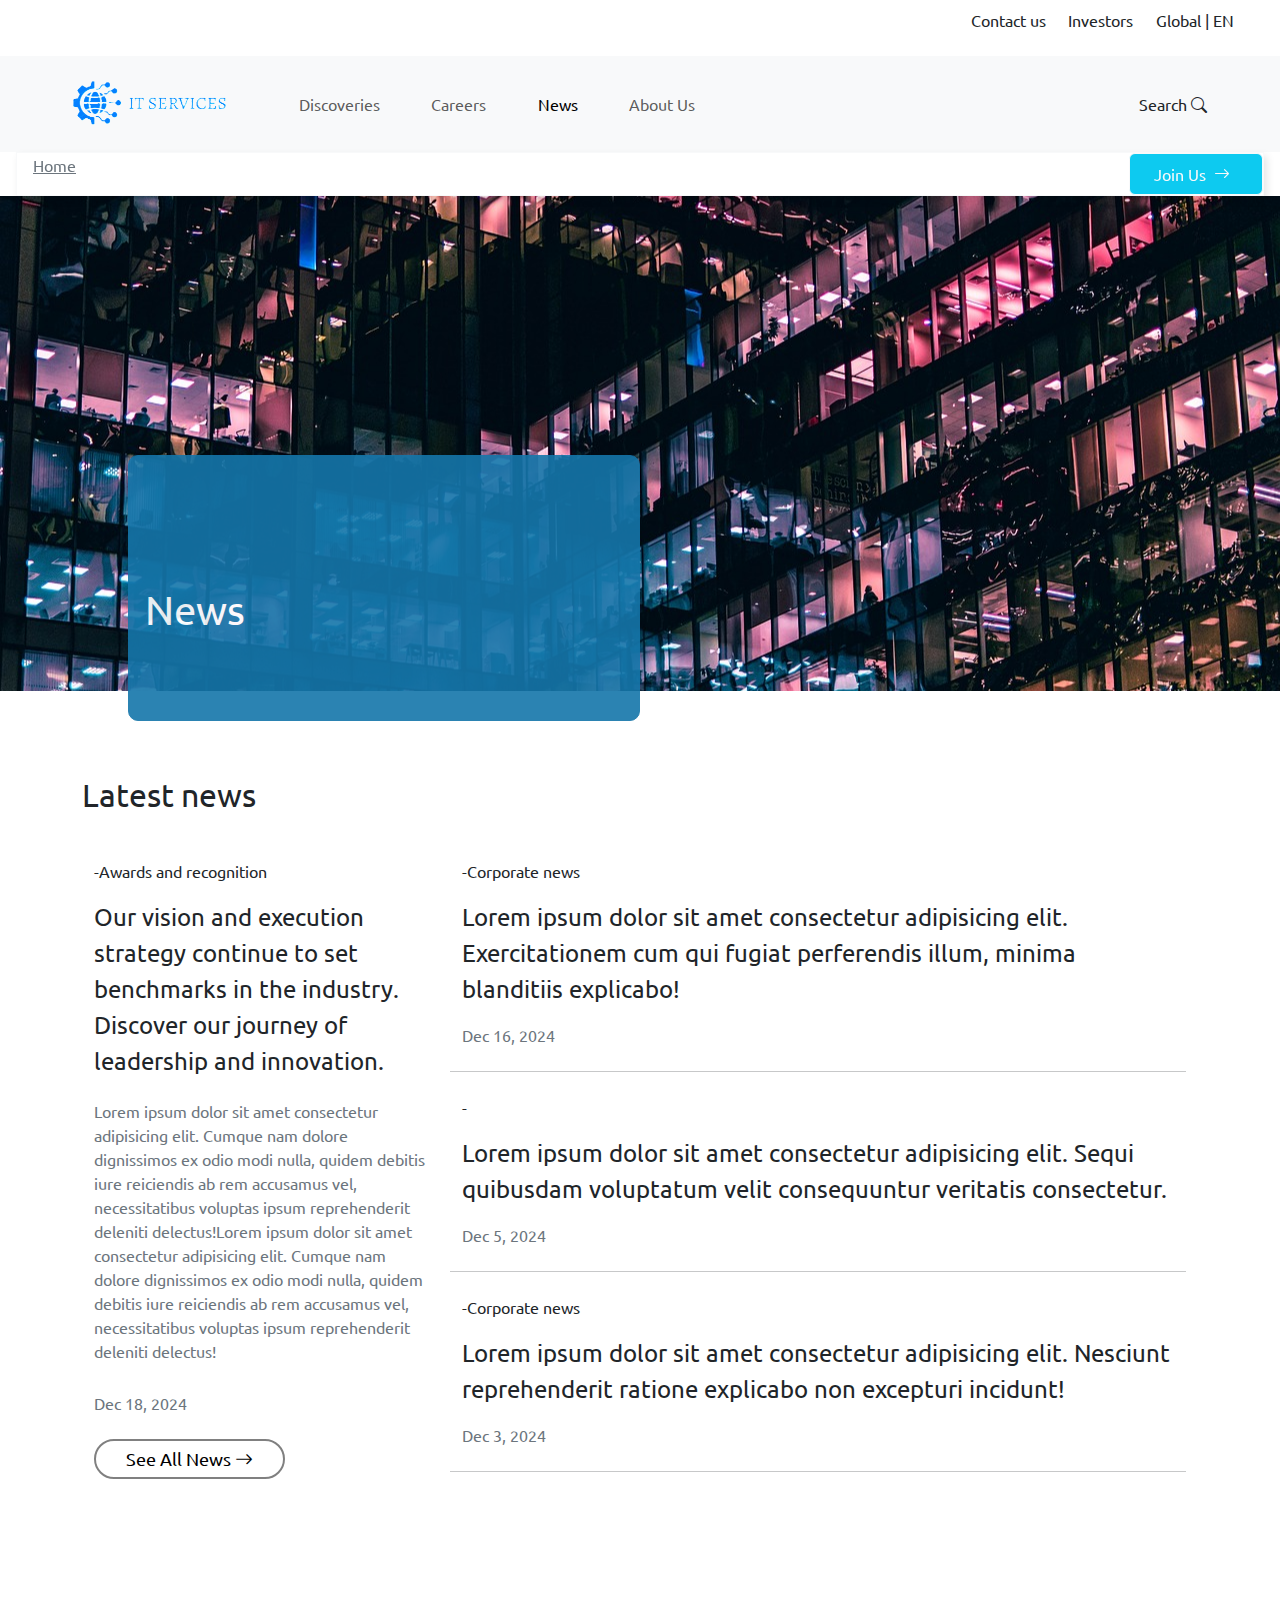
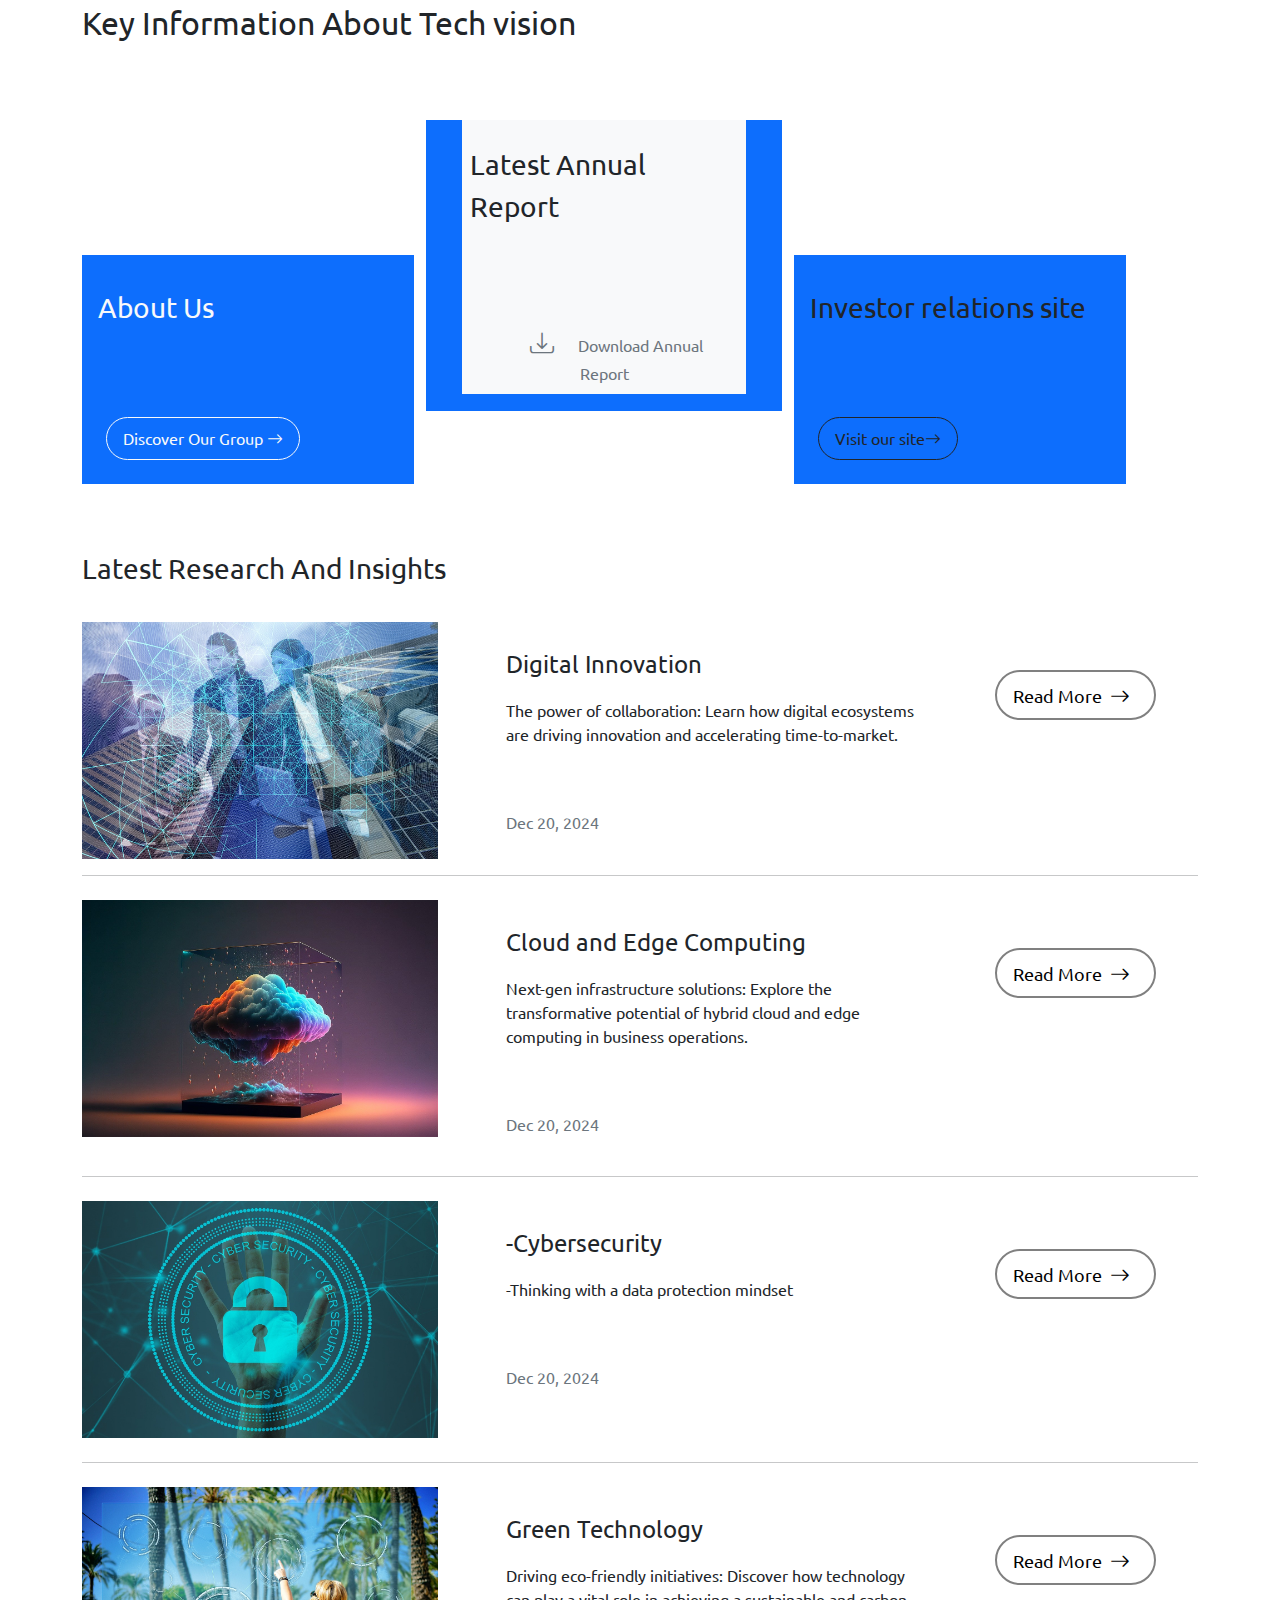
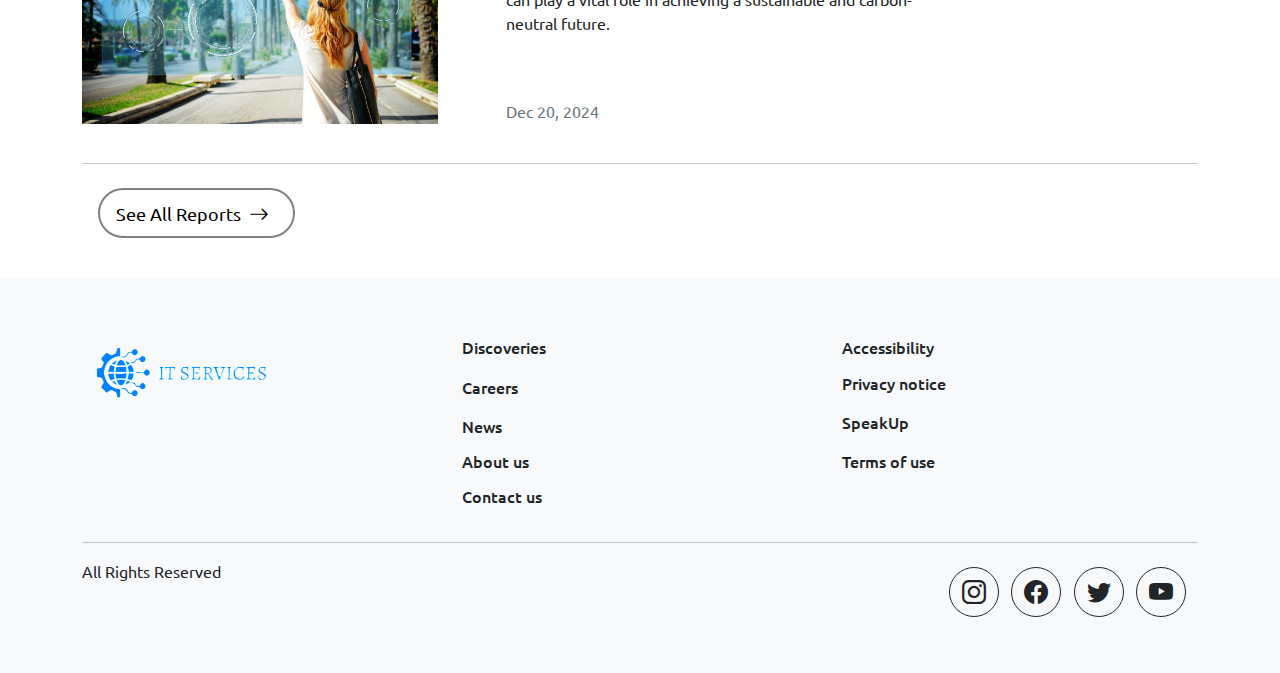
<file: News.html>
<!DOCTYPE html>
<html lang="en">
  <head>
    <meta charset="UTF-8" />
    <meta name="viewport" content="width=device-width, initial-scale=1.0" />
    <title>Document</title>
    <link rel="stylesheet" href="./Css/style.css" />
    <link
      rel="stylesheet"
      href="https://cdn.jsdelivr.net/npm/bootstrap@5.3.0/dist/css/bootstrap.min.css"
    />
    <link
      rel="stylesheet"
      href="https://cdn.jsdelivr.net/npm/bootstrap-icons@1.11.3/font/bootstrap-icons.min.css"
    />

    <link
      href="https://fonts.googleapis.com/css2?family=Ubuntu:wght@300;400;500&family=Ubuntu+Mono&display=swap"
      rel="stylesheet"
    />
  </head>
  <body>
    <!-- 1st navbar -->
    <div
      class="navbar d-lg-flex d-none justify-content-end w-100 px-4 bg-transparent text-dark"
    >
      <div class="d-flex w-25 justify-content-evenly">
        <p>Contact us</p>
        <p>Investors</p>
        <p>Global | EN</p>
      </div>
    </div>

    <!-- 2nd navbar -->
    <nav class="navbar navbar-expand-lg px-md-5 bg-light text-dark">
      <div class="container-fluid">
        <a class="navbar-brand text-start" href="#"><img src="./Images/logo.ex-color.png"  height="70px" width="180px"/></a>

        <button
          class="navbar-toggler bg-light"
          type="button"
          data-bs-toggle="collapse"
          data-bs-target="#navbarSupportedContent"
          aria-controls="navbarSupportedContent"
          aria-expanded="false"
          aria-label="Toggle navigation"
        >
          <span class="navbar-toggler-icon \"></span>
        </button>
        <div class="collapse navbar-collapse" id="navbarSupportedContent">
          <ul
            class="navbar-nav me-auto mb-2 mb-lg-0 justify-content-evenly w-50"
          >
            <li class="nav-item">
              <a class="nav-link " aria-current="page" href="./Discoveries.html"
              >Discoveries</a
              >
            </li>
            <li class="nav-item">
              <a class="nav-link" href="./Careers.html">Careers</a>
            </li>
            <li class="nav-item">
              <a class="nav-link active" href="./News.html">News</a>
            </li>
            <li class="nav-item">
              <a class="nav-link" href="./AboutUs.html">About Us</a>
            </li>
          
            <!-- <li class="nav-item dropdown">
                    <a class="nav-link dropdown-toggle" href="#" role="button" data-bs-toggle="dropdown" aria-expanded="false">
                      Dropdown
                    </a>
                    <ul class="dropdown-menu">
                      <li><a class="dropdown-item" href="#">Action</a></li>
                      <li><a class="dropdown-item" href="#">Another action</a></li>
                      <li><hr class="dropdown-divider"></li>
                      <li><a class="dropdown-item" href="#">Something else here</a></li>
                    </ul>
                  </li>
                  <li class="nav-item">
                    <a class="nav-link disabled" aria-disabled="true">Disabled</a>
                  </li> -->
          </ul>

          <button class="btn btn-outline-transparent" type="submit">
            Search <i class="bi bi-search"></i>
          </button>
        </div>
      </div>
    </nav>

    <!-- Hero section -->
    <div class=" mx-3 border border-light home-fix d-flex justify-content-between">
      <p class="fs-6 ps-3"><a href="./index.html" class=" text-secondary  ">Home</a></p>
      <button class="btn btn-outline-light bg-info py-md-2 px-4 d-md-flex d-none"> Join Us<i class="bi-arrow-right px-2"></i></button>
     </div>
    <div class="about-banner">
      <div class="banner-news ">
       
        </div>

        <!-- <img src="./Images/UNESCO_GDSC_client_story_web_banner (1).png" class="img-banner"> -->
        <div class="text-overlay-about text-start px-md-3 py-sm-5 py-2 px-2 mt-5 ">
          <h1 class="fs-1 pt-5 pb-md-1"></h1>
          <p class="fs-1 py-md-3 w-md-75 py-1">News</p>
        </div>
      </div>
    </div>

    <!-- 3rd section -->
    <div class="fifth py-5">
      <div class="container py-2">
        <p class="py-4  fs-2">Latest news</p>
      <div class="row">
      <div class="col-md-4 px-md-4">
      <p>-Awards and recognition</p>
      <p class="fs-4 text-effect">Our vision and execution strategy continue to set benchmarks in the industry. Discover our journey of leadership and innovation.</p>
      <p class="text-secondary py-1 ">Lorem ipsum dolor sit amet consectetur adipisicing elit. Cumque nam dolore dignissimos ex odio modi nulla, quidem debitis iure reiciendis ab rem accusamus vel, necessitatibus voluptas ipsum reprehenderit deleniti delectus!Lorem ipsum dolor sit amet consectetur adipisicing elit. Cumque nam dolore dignissimos ex odio modi nulla, quidem debitis iure reiciendis ab rem accusamus vel, necessitatibus voluptas ipsum reprehenderit deleniti delectus!</p>
      <p class="text-secondary py-2">Dec 18, 2024</p>
      <button class="zoom-button py-1 mb-3">See All News <i class="bi-arrow-right"></i></button>
      
      </div>
      <div class="col-md-8 row">
      <div>
        <p>-Corporate news</p>
        <p class="fs-4  text-effect">Lorem ipsum dolor sit amet consectetur adipisicing elit. Exercitationem cum qui fugiat perferendis illum, minima blanditiis explicabo!</p>
        <p class="text-secondary" >Dec 16, 2024</p>
      </div>
      <hr>
      <div>
      <p>-</p>
      <p class="fs-4  text-effect">Lorem ipsum dolor sit amet consectetur adipisicing elit. Sequi quibusdam voluptatum velit consequuntur veritatis consectetur.</p>
        <p class="text-secondary">Dec 5, 2024</p>
      </div>
      <hr>
      <div>
        <p>-Corporate news</p>
        <p class="fs-4  text-effect">Lorem ipsum dolor sit amet consectetur adipisicing elit. Nesciunt reprehenderit ratione explicabo non excepturi incidunt!</p>
        <p class="text-secondary">Dec 3, 2024</p>
      </div>
      <hr>
      </div>
      <div></div>
      </div>
      </div>
           </div>

    <!-- 4th section -->

    <div class="four-career py-5">
      <div class="container col-md-11 zoomable">
        <p class="fs-2 p-t2">Key Information About Tech vision</p>
        <div class="row">
          <div class="col-md-4 row pt-md-5 mt-md-5">
            <div class="col-md-12 mt-md-5">
              <div class="bg-primary mt-md-5 px-2 py-2 zoomable ">
                <p class="py-4 px-2 fs-3 text-light ">About Us</p>
                <div class="d-flex justify-content-start pt-5 ps-3">
                  <button
                    class="btn btn-outline-light rounded-pill py-2 mb-3 px-3"
                  >
                    Discover Our Group <i class="bi-arrow-right"></i>
                  </button>
                </div>
              </div>
            </div>
          </div>

          <div class="col-md-4 row pt-md-5 mt-2">
            <div class="col-md-12 pt-md-5 py-2">
              <!-- <img src="./Images/news-middle.jpg" class="img-fluid zoomable" /> -->
            </div>
            <div class=" bg-primary col-md-12 career-four1">
              <div class="bg-light mx-4 ">
                <p class="py-4 px-2 fs-3">Latest Annual Report</p>
                <div class="d-flex justify-content-start pt-5">
                  <button
                    class="btn btn-outline-transparent rounded-pill py-md-2 px-4 text-secondary"
                  >
                    <i class="bi bi-download fs-4 px-4"></i>Download Annual
                    Report
                  </button>
                </div>
              </div>
            </div>
          </div>
          <div class="col-md-4 row pt-md-5 mt-md-5">
            <div class="col-md-12 mt-md-5">
              <div class="bg-primary mt-md-5 px-2 py-2 zoomable">
                <p class="py-4 px-2 fs-3 text-dark">Investor relations site</p>
                <div class="d-flex justify-content-start pt-5 ps-3">
                  <button
                    class="btn btn-outline-dark rounded-pill py-2 mb-3 px-3"
                  >
                    Visit our site<i class="bi-arrow-right"></i>
                  </button>
                </div>
              </div>
            </div>
          </div>
        </div>
      </div>
    </div>

    <!-- 5th news -->
    <div class="fifth-news">
      <div class="container">
<p class="fs-3 py-3"> Latest Research And Insights</p>
        <div class="row ">
          <div class="col-md-4 col-12">
<img src="./Images/news1.jpg" class="img-fluid">
          </div>
          <div class="col-md-5 px-2 col-12 pt-lg-4">
            <p class="fs-4 px-md-5">Digital Innovation</p>
            <p class="ps-md-5 text-effect">The power of collaboration: Learn how digital ecosystems are driving innovation and accelerating time-to-market.</p>
            <p class="text-secondary px-md-5 pt-lg-5" >Dec 20, 2024</p>
          </div>
          <div class="col-md-3 col-12">
            <div class="d-flex justify-content-center pt-5 ps-3">
              <button
                class="zoom-button rounded-pill py-2 mb-3 px-3"
              >
                Read More<i class="bi-arrow-right fs-5 px-2"></i>
              </button>
            </div>
          </div>
        
        </div>
<hr>
        <div class="row py-2">
          <div class="col-md-4 col-12">
<img src="./Images/news2.jpg" class="img-fluid">
          </div>
          <div class="col-md-5 px-2 col-12  pt-lg-4">
            <p class="fs-4 px-md-5">Cloud and Edge Computing</p>
            <p class="ps-md-5 text-effect"> Next-gen infrastructure solutions: Explore the transformative potential of hybrid cloud and edge computing in business operations.
            </p>
            <p class="text-secondary px-md-5 pt-lg-5">Dec 20, 2024</p>
          </div>
          <div class="col-md-3 col-12">
            <div class="d-flex justify-content-center pt-5 ps-3">
              <button
                class="zoom-button rounded-pill py-2 mb-3 px-3"
              >
                Read More<i class="bi-arrow-right fs-5 px-2"></i>
              </button>
            </div>
          </div>
        
        </div>
<hr>
        <div class="row py-2">
          <div class="col-md-4 col-12">
<img src="./Images/news3.jpg" class="img-fluid">
          </div>
          <div class="col-md-5 px-2 col-12  pt-lg-4">
            <p class="fs-4 px-md-5">-Cybersecurity</p>
            <p class="ps-md-5 text-effect" >-Thinking with a data protection mindset</p>
            <p class="text-secondary px-md-5 pt-lg-5">Dec 20, 2024</p>
          </div>
          <div class="col-md-3 col-12">
            <div class="d-flex justify-content-center pt-5 ps-3">
              <button
                class="zoom-button rounded-pill py-2 mb-3 px-3"
              >
                Read More<i class="bi-arrow-right fs-5 px-2"></i>
              </button>
            </div>
          </div> 
        
        </div>
<hr>
        <div class="row py-2">
          <div class="col-md-4 col-12">
<img src="./Images/news4.jpg" class="img-fluid">
          </div>
          <div class="col-md-5 px-2 col-12  pt-lg-4">
            <p class="fs-4 px-md-5">Green Technology</p>
            <p class="ps-md-5">Driving eco-friendly initiatives: Discover how technology can play a vital role in achieving a sustainable and carbon-neutral future.</p>
            <p class="text-secondary px-md-5 pt-lg-5">Dec 20, 2024</p>
          </div>
          <div class="col-md-3 col-12">
            <div class="d-flex justify-content-center pt-5 ps-3">
              <button
                class="zoom-button rounded-pill py-2 mb-3 px-3"
              >
                Read More<i class="bi-arrow-right fs-5 px-2"></i>
              </button>
            </div>
          </div>
        
        </div>
        <hr>

        <div class="d-flex justify-content-start py-2 ps-3">
          <button
            class="zoom-button rounded-pill py-2 mb-3 px-3"
          >
            See All Reports<i class="bi-arrow-right fs-5 px-2"></i>
          </button>
        </div>
      </div>
    </div>

    <!-- footer -->
    <div class="footer bg-light mt-3">
      <div class="container  py-5">
      <div class="row">
      
      <div class="col-md-4 py-2">
      <img src="./Images/logo.ex-color.png " height="80px" width="200px">
      

      
      <!-- <img src="./Images/Logo_Capgemini_Engineering.svg" class="py-2"><br>
      <img src="./Images/Logo_Capgemini_Invent.svg" class="py-2"><br>
      <img src="./Images/Logo_Sogeti.svg" class="py-2"> -->
      
      </div>
      
      <div class="col-md-4 py-2">
        <h6 class="py-1"><a href="./Discoveries.html" class="text-decoration-none text-dark">Discoveries</a></h6>
        <h6 class="py-2"><a href="./Careers.html" class="text-decoration-none text-dark">Careers</a></h6>
        <h6 class="py-1"><a href="./News.html" class="text-decoration-none text-dark">News</a></h6>
        <h6 class="py-1"><a href="./AboutUs.html" class="text-decoration-none text-dark">About us</a></h6>
        <h6 class="py-1"><a href="#" class="text-decoration-none text-dark">Contact us</a></h6>
      
      </div>
      
      <div class="col-md-4 py-2">
        <h6 class="py-1"><a href="#" class="text-decoration-none text-dark">Accessibility</a></h6>
        <h6 class="py-1"><a href="#" class="text-decoration-none text-dark">Privacy notice</a></h6>
        <h6 class="py-2"><a href="#" class="text-decoration-none text-dark">SpeakUp</a></h6>
        <h6 class="py-1"><a href="#" class="text-decoration-none text-dark">Terms of use</a></h6>
      </div>
      
      </div>
      <hr>
      <div class="row">
        <div  class="col-md-6 ">
          <p>All Rights Reserved</p>
        </div>
        <div class="col-md-3">
      
        </div>
      <div class="col-md-3 d-flex justify-content-end justify-content-evenly ">
      
        <a href="#" class="btn btn-outline-dark my-2 rounded-circle"><i class="bi bi-instagram fs-4 pt-3"></i></a>
        <a href="#" class="btn btn-outline-dark my-2 rounded-circle"><i class="bi bi-facebook fs-4 pt-3"></i></a>
        <a href="#" class="btn btn-outline-dark my-2 rounded-circle"><i class="bi bi-twitter fs-4 pt-3"></i></a>
        <a href="#" class="btn btn-outline-dark  my-2 rounded-circle"><i class="bi bi-youtube fs-4 pt-3"></i></a>
       
      </div>
      </div>
      </div>
      </div>

    <!-- footer -->
    <script src="./javascript/script.js"></script>
    <script src="https://cdn.jsdelivr.net/npm/bootstrap@5.3.0/dist/js/bootstrap.bundle.min.js"></script>
  </body>
</html>
</file>
<file: Css/home.css>
*{
    margin: 0;
    padding: 0;
    box-sizing: border-box;
    overflow-x: hidden;
    font-family: 'Ubuntu', sans-serif;
}


body {
    -webkit-user-select: none;
    -moz-user-select: none;
    -ms-user-select: none;
    user-select: none;
  }

/* home section*/
.video-container {
    position: relative;
    width: 100%; 
    height: 100vh; 
    overflow: hidden;
    font-family: 'Ubuntu', sans-serif;
    background-image: url(../Images/home1.jpg);
    background-position: center;
    background-size: 100% 100%;
    background-size: cover;
    background-repeat: no-repeat;
  
}



video {
    position: absolute;
    top: 0;
    left: 0;
    width: 100%;
    height: 100%;
    object-fit: cover; 
}

.text-overlay{
width: 80%;
    position: absolute;
  top: 60%;
    left: 50%;
    transform: translate(-50%, -50%);
    color: white;
    text-align: center;
    z-index: 2; 
    background-color: #1576AA;
    opacity: 0.9;
    border: 1px solid  #1576AA;
    border-radius: 10px;
    font-size: 8px;
   
}
.navbar{
    z-index: 1;
    color: white;
    height: auto;
}

.navbar-home{
    z-index: 1;
    color: white;
    height: auto;
    position: sticky;
    top: 0;
}

.navbar-toggler{
 color: white;
 background-color: white;
}



.section-third{
    height: auto;
}

.third{
    position: relative;
    height: 80vh;
    width: 100%;
    overflow: hidden;
}

.third-second{
    height: auto;
    position: absolute;
    top: 0;
}

.third-first{
    height: auto;
    position: relative;
    z-index: 1;
    top: 40%;

}

.section-four{
    height: auto;
    position: relative;
}
.four-first{
    height: auto;
    background-image: url(../Images/home-3rd.jpg);
    background-size: 100% 100%;
    background-size: cover;
    background-repeat: no-repeat;
    background-position: center;
}

.zoomable {
  
    transition: transform 0.3s ease-out;
}

.zoomable:hover {
    transform: scale(1.05); /* Adjust scale for zoom-out effect */
}




/* Text styles */

.text-effect:hover {
    color: white; 
    background-color: #12ABDB;
    transition: all 0.4s ease-out;/* Optional: Change text color on hover */
}






/* Button styles */
.zoom-button {
    padding: 15px 30px;
    font-size: 18px;
    color:black;
    background-color: white; /* Default background color */
    border:2px solid  gray;
    border-radius: 20px;
    cursor: pointer;
    transition: background-color 0.3s ease, transform 0.3s ease; /* Smooth transitions */
}

/* Hover effect */
.zoom-button:hover {
    background-color: #12ABDB;
    border:2px solid #12ABDB;
    color: white; /* Change to your desired color */
    transform: scale(1.09); /* Slight zoom-out effect */
}

















/* Insights section */

.banner-insights{
    height: 55vh;
    width: 100%;
    background-image: url(../Images/home2.jpg);
    background-position: center;
    background-size: 100% 100%;
    background-size: cover;
   
}
.fifth-insights{
    height: 60vh;
    width: 100%;
    background-image: url(../Images/dics4.jpg);
    background-position: center;
    background-size: 100% 100%;
    background-size: cover;
   
}



/* career section */
.banner-career{
    height: 70vh;
    width: 100%;
    background-image: url(../Images/car1.jpg);
    background-position: center;
    background-size: 100% 100%;
    background-size: cover;
    background-position: center;
   
}
.img-career{

    object-fit: fill;

}
.career-four1{
    position:relative;
    bottom: 20%;
}
.career-div{
    background-color: #12ABDB;
}


/* news section */
.banner-news{
    height: 55vh;
    width: 100%;
    background-image: url(../Images/about2.jpg);
    background-position: center;
    background-size: 100% 100%;
    background-size: cover;
   
}

.fifth-img{
    height: 70vh;
    width: 100%;
}


/* About Us SEction */
.banner-about{
    height: 50vh;
    width: 100%;
    background-image: url(../Images/banner2.jpg);
    background-position: center;
    background-size: 100% 100%;
    background-size: cover;

  
   
}
.about-banner{
    height: auto;
    width: 100%;
  
}
.text-overlay-about {
width: 80%;
        position: absolute;
      top: 60%;
        left: 50%;
        transform: translate(-50%, -50%);
        color: white;
        text-align: center;
        z-index: 2; 
        background-color: #1576AA;
        opacity: 0.9;
        border: 1px solid  #1576AA;
        border-radius: 10px;
        font-size: 8px;
       
    }



    .contact-card {
      border: none;
      box-shadow: 3px 4px 8px rgba(0, 0, 0, 0.1);
      border-radius: 10px;
      text-align: center;
     
    }
    .contact-card img {
  
      border-radius: 50%;
      margin-bottom: 15px;
    }
    .img-card{
        width: 170px;
 
    }

    .contact-card .btn {
      border-radius: 50%;
      /* padding: 10px;
      width: 40px;
      height: 40px;
      font-size: 16px; */
    }


    /* btn{
        border-radius: 50%;
    } */
    /* .btn {
        margin: 0 5px;
        border-radius: 50%;
        padding: 10px;
        width: 40px;
        height: 40px;
        font-size: 16px;
      } */

      .home-fix{
        position: sticky;
        top: 0;
        z-index: 1020; 
       overflow-x:visible;
        box-shadow: 3px 4px 8px rgba(0, 0, 0, 0.1);
        background-color: white;
      }

    










@media(min-width: 768px){
   

    /* home section */
    .video-container {
      
        height: 90vh; 
    }

    .text-overlay{
        max-width: 700px;
           position: absolute;
         top: 70%;
           left: 40%;
         
           transform: translate(-50%, -50%);
    }
    .third-first{
        height: 300px;
        position: relative;
        left: 8%;
        top: 0;
    }
        .third{
            position: relative;
            height: auto;
            width: 100%;
        }
        
        .third-second{
         height: 400px;
            position: absolute;
          right: 0;
        }
        
    
    .four-second{
        position: relative;
        right: 50px;
    }
  .four-first{
    height: 400px;
    width: 100%;
    object-fit: fill;
  }
   
    



  /* about-section */
  .text-overlay-about {
    width: 40%;
    position: absolute;
    top: 60%;
      left: 30%;
  }

}



/* Animation */

@keyframes home-ani{
    from{
        position:static
     
    }
    
    to{
       position: fixed;
       top: 0;
    }
}
</file>
<file: Css/style.css>
*{
    margin: 0;
    padding: 0;
    box-sizing: border-box;
    /* overflow-x: hidden; */
    font-family: 'Ubuntu', sans-serif;
}

body {
    -webkit-user-select: none;
    -moz-user-select: none;
    -ms-user-select: none;
    user-select: none;
  }



/* home section*/
.video-container {
    position: relative;
    width: 100%; 
    height: 80vh; 
    overflow: hidden;
    font-family: 'Ubuntu', sans-serif;
    background-image: url(../Images/home1.jpg);
    background-position: center;
    background-size: 100% 100%;
    background-size: cover;
    background-repeat: no-repeat;
  
}



video {
    position: absolute;
    top: 0;
    left: 0;
    width: 100%;
    height: 100%;
    object-fit: cover; 
}

.text-overlay{
width: 80%;
    position: absolute;
  top: 60%;
    left: 50%;
    transform: translate(-50%, -50%);
    color: white;
    text-align: center;
    z-index: 2; 
    background-color: #1576AA;
    opacity: 0.9;
    border: 1px solid  #1576AA;
    border-radius: 10px;
    font-size: 8px;
   
}
.navbar{
    z-index: 1;
    color: white;
    height: auto;
}

.navbar-home{
    z-index: 1;
    color: white;
    height: auto;
    position: sticky;
    top: 0;
}

.navbar-toggler{
 color: white;
 background-color: white;
}



.section-third{
    height: auto;
}

.third{
    position: relative;
    height: 80vh;
    width: 100%;
    overflow: hidden;
}

.third-second{
    height: auto;
    position: absolute;
    top: 0;
}

.third-first{
    height: auto;
    position: relative;
    z-index: 1;
    top: 40%;

}

.section-four{
    height: auto;
    position: relative;
}
.four-first{
    height: auto;
    background-image: url(../Images/home-3rd.jpg);
    background-size: 100% 100%;
    background-size: cover;
    background-repeat: no-repeat;
    background-position: center;
}

.zoomable {
  
    transition: transform 0.3s ease-out;
}

.zoomable:hover {
    transform: scale(1.05); /* Adjust scale for zoom-out effect */
}




/* Text styles */

.text-effect:hover {
    color: white; 
    background-color: #12ABDB;
    transition: all 0.4s ease-out;/* Optional: Change text color on hover */
}






/* Button styles */
.zoom-button {
    padding: 15px 30px;
    font-size: 18px;
    color:black;
    background-color: white; /* Default background color */
    border:2px solid  gray;
    border-radius: 20px;
    cursor: pointer;
    transition: background-color 0.3s ease, transform 0.3s ease; /* Smooth transitions */
}

/* Hover effect */
.zoom-button:hover {
    background-color: #12ABDB;
    border:2px solid #12ABDB;
    color: white; /* Change to your desired color */
    transform: scale(1.09); /* Slight zoom-out effect */
}

















/* Insights section */

.banner-insights{
    height: 55vh;
    width: 100%;
    background-image: url(../Images/home2.jpg);
    background-position: center;
    background-size: 100% 100%;
    background-size: cover;
   
}
.fifth-insights{
    height: 60vh;
    width: 100%;
    background-image: url(../Images/dics4.jpg);
    background-position: center;
    background-size: 100% 100%;
    background-size: cover;
   
}



/* career section */
.banner-career{
    height: 70vh;
    width: 100%;
    background-image: url(../Images/car1.jpg);
    background-position: center;
    background-size: 100% 100%;
    background-size: cover;
    background-position: center;
   
}
.img-career{

    object-fit: fill;

}
.career-four1{
    position:relative;
    bottom: 20%;
}
.career-div{
    background-color: #12ABDB;
}


/* news section */
.banner-news{
    height: 55vh;
    width: 100%;
    background-image: url(../Images/about2.jpg);
    background-position: center;
    background-size: 100% 100%;
    background-size: cover;
   
}

.fifth-img{
    height: 70vh;
    width: 100%;
}


/* About Us SEction */
.banner-about{
    height: 50vh;
    width: 100%;
    background-image: url(../Images/banner2.jpg);
    background-position: center;
    background-size: 100% 100%;
    background-size: cover;

  
   
}
.about-banner{
    height: auto;
    width: 100%;
  
}
.text-overlay-about {
width: 80%;
        position: absolute;
      top: 60%;
        left: 50%;
        transform: translate(-50%, -50%);
        color: white;
        text-align: center;
        z-index: 2; 
        background-color: #1576AA;
        opacity: 0.9;
        border: 1px solid  #1576AA;
        border-radius: 10px;
        font-size: 8px;
       
    }



    .contact-card {
      border: none;
      box-shadow: 3px 4px 8px rgba(0, 0, 0, 0.1);
      border-radius: 10px;
      text-align: center;
     
    }
    .contact-card img {
  
      border-radius: 50%;
      margin-bottom: 15px;
    }
    .img-card{
        width: 170px;
 
    }

    .contact-card .btn {
      border-radius: 50%;
      /* padding: 10px;
      width: 40px;
      height: 40px;
      font-size: 16px; */
    }


    /* btn{
        border-radius: 50%;
    } */
    /* .btn {
        margin: 0 5px;
        border-radius: 50%;
        padding: 10px;
        width: 40px;
        height: 40px;
        font-size: 16px;
      } */

      .home-fix{
        position: sticky;
        top: 0;
        z-index: 1020; 
       overflow-x:visible;
        box-shadow: 3px 4px 8px rgba(0, 0, 0, 0.1);
        background-color: white;
      }

    










@media(min-width: 768px){
   

    /* home section */
    .video-container {
      
        height: 90vh; 
    }

    .text-overlay{
        max-width: 700px;
           position: absolute;
         top: 70%;
           left: 40%;
         
           transform: translate(-50%, -50%);
    }
    .third-first{
        height: 300px;
        position: relative;
        left: 8%;
        top: 0;
    }
        .third{
            position: relative;
            height: auto;
            width: 100%;
        }
        
        .third-second{
         height: 400px;
            position: absolute;
          right: 0;
        }
        
    
    .four-second{
        position: relative;
        right: 50px;
    }
  .four-first{
    height: 400px;
    width: 100%;
    object-fit: fill;
  }
   
    



  /* about-section */
  .text-overlay-about {
    width: 40%;
    position: absolute;
    top: 60%;
      left: 30%;
  }

}



/* Animation */

@keyframes home-ani{
    from{
        position:static
     
    }
    
    to{
       position: fixed;
       top: 0;
    }
}
</file>
